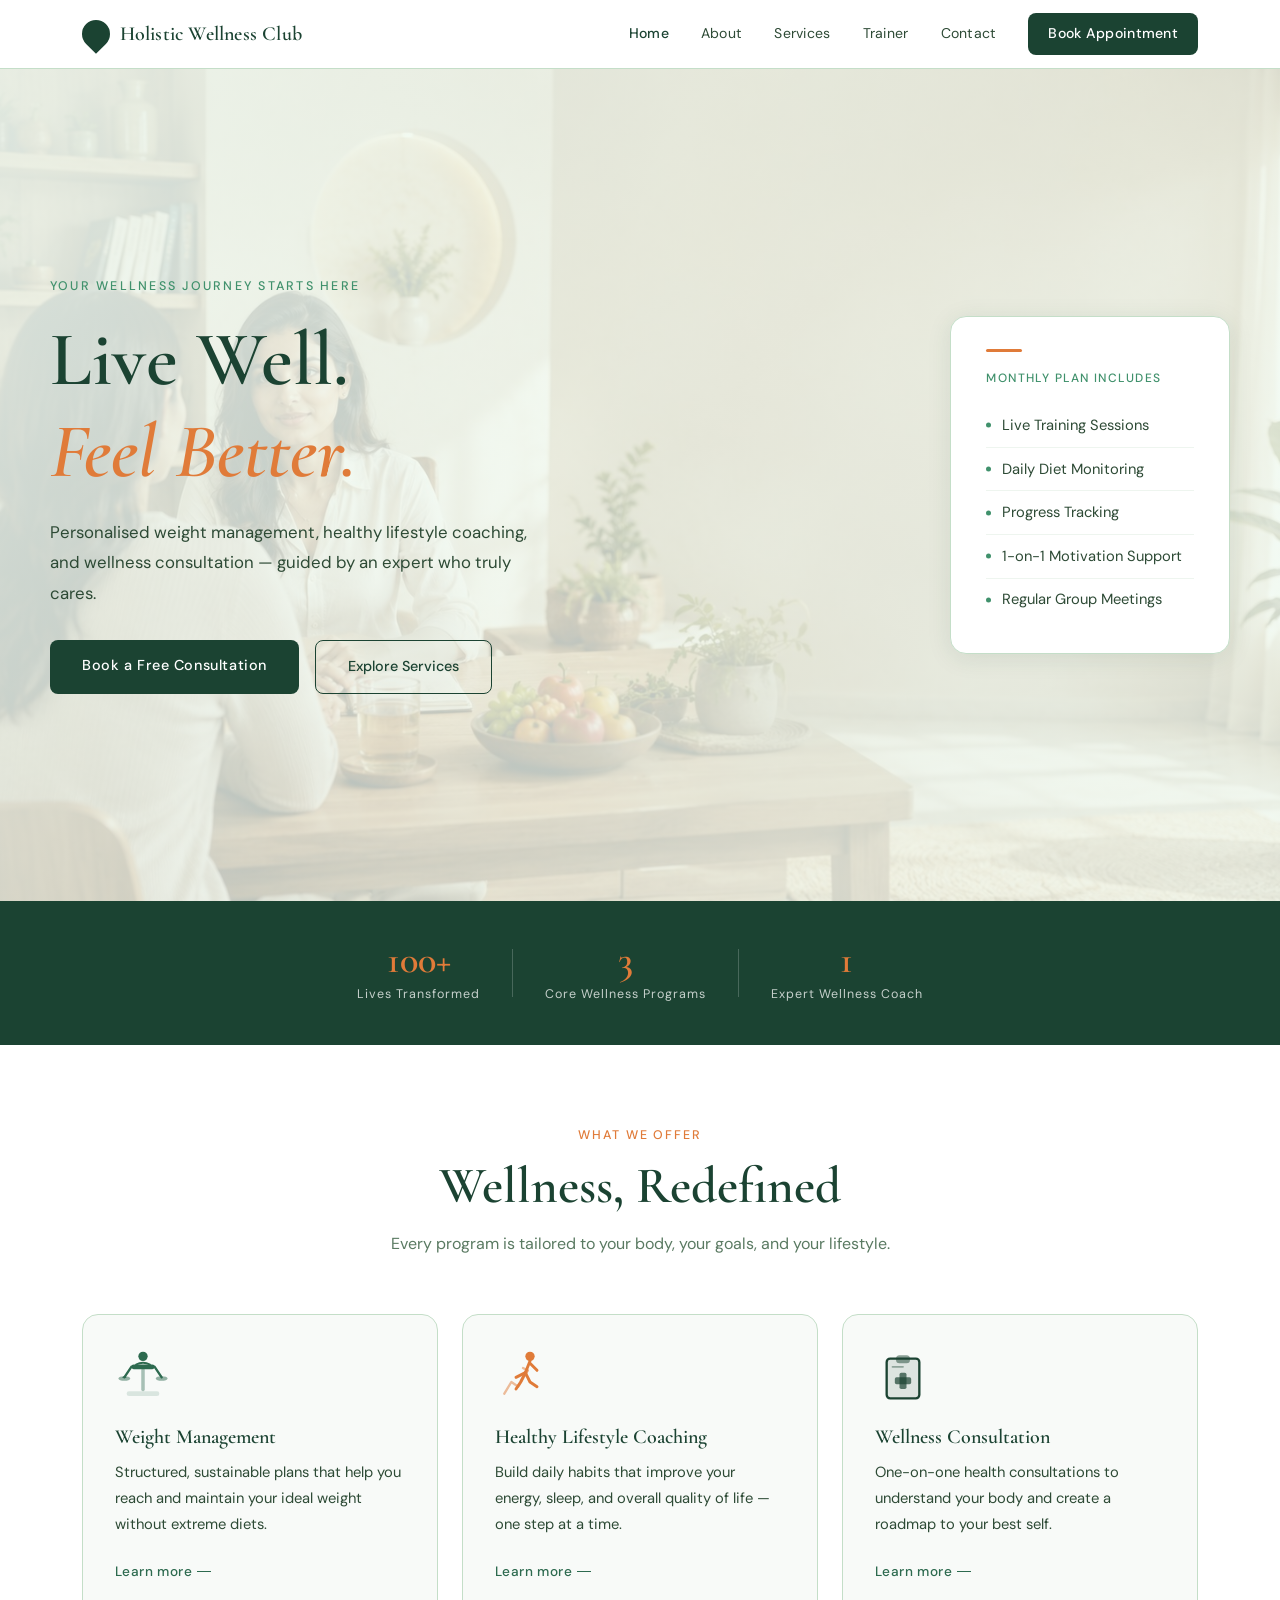
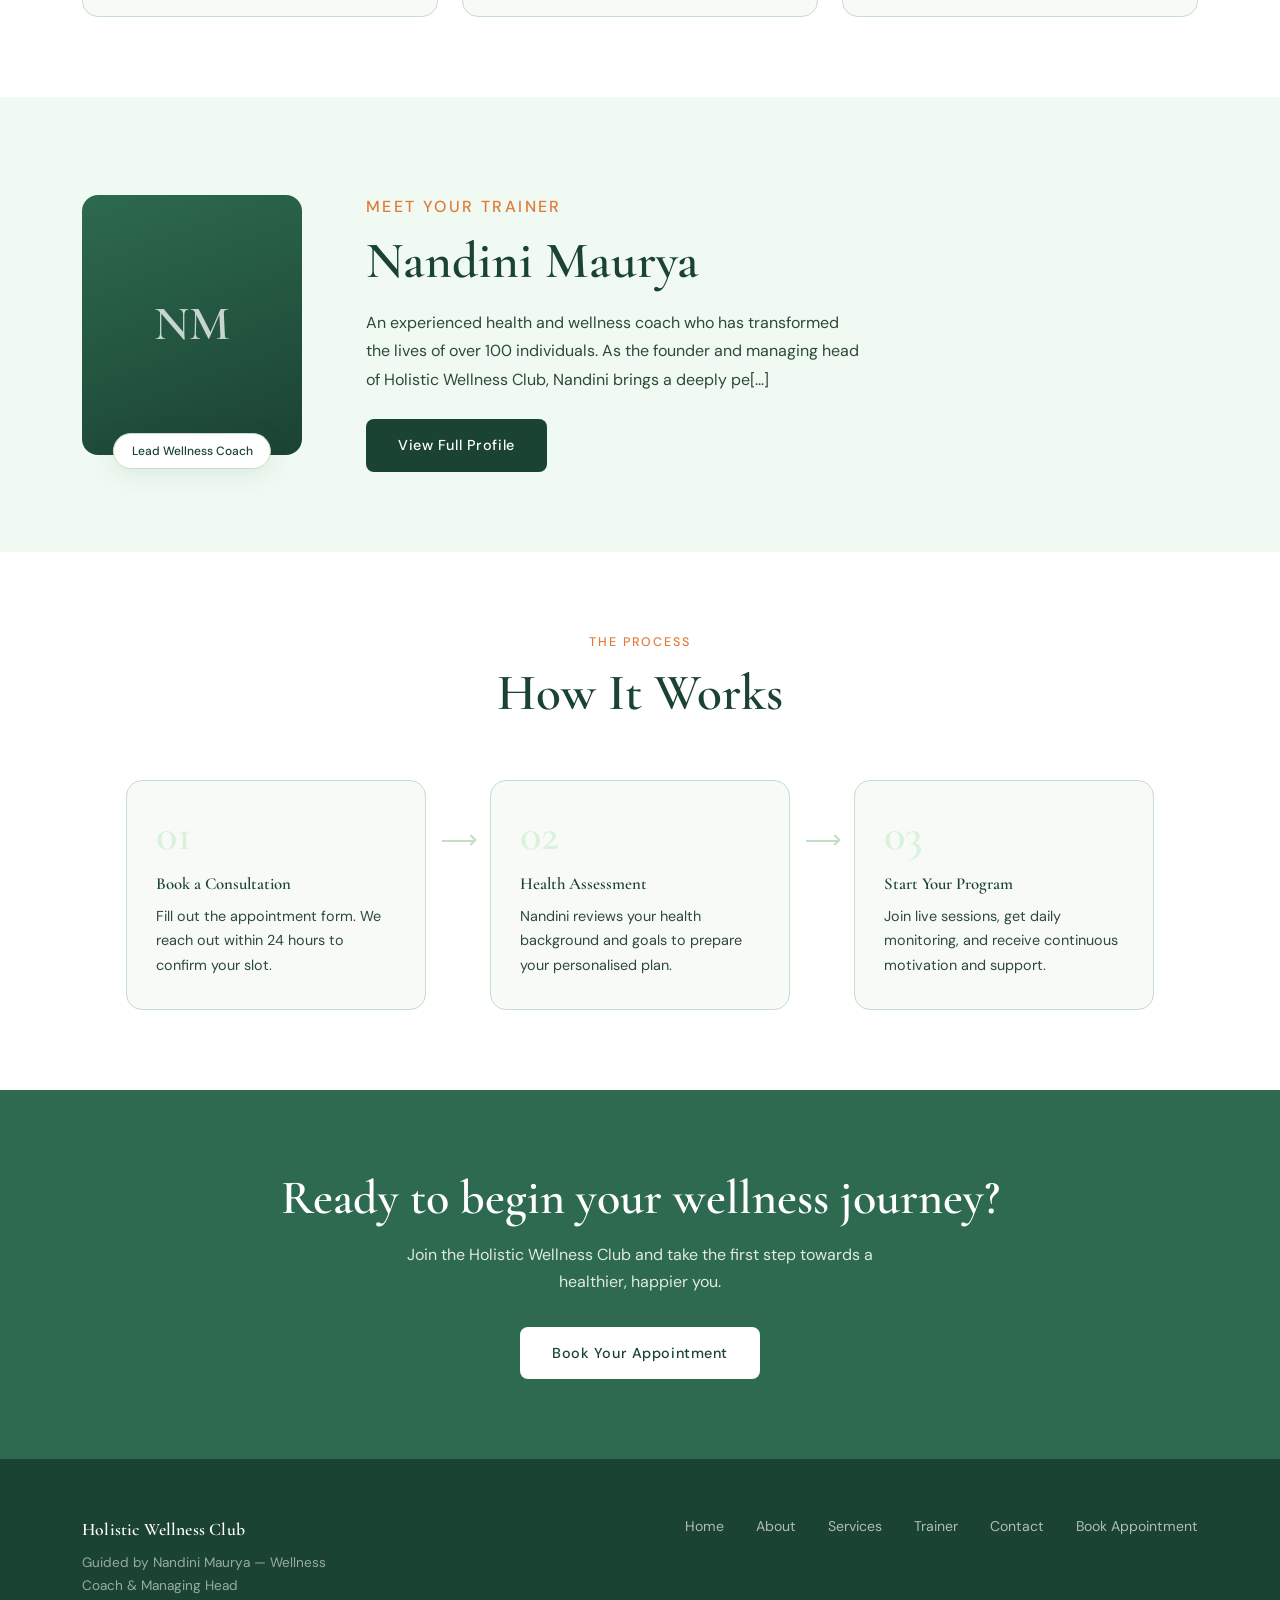
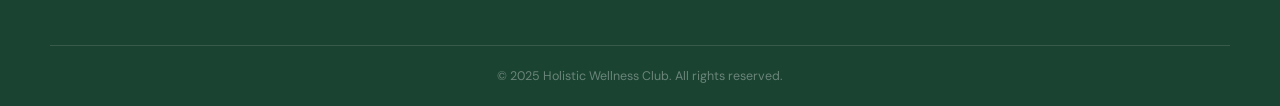
<file: index.html>
<!DOCTYPE html>
<html lang="en">
<head>
  <meta charset="UTF-8" />
  <meta name="viewport" content="width=device-width, initial-scale=1.0"/>
  <title>Holistic Wellness Club</title>
  <link rel="stylesheet" href="style.css" />
  <link href="https://fonts.googleapis.com/css2?family=Cormorant+Garamond:ital,wght@0,400;0,600;1,400&family=DM+Sans:wght@300;400;500&display=swap" rel="stylesheet"/>
</head>
<body>

  <!-- ANNOUNCEMENT BAR -->
  <!-- TO ENABLE: change ANNOUNCEMENT_ACTIVE to true in script.js -->
  <div id="announcement-bar" class="announcement-bar hidden">
    <p id="announcement-text"></p>
    <button class="announcement-close" id="announcement-close" aria-label="Close">&times;</button>
  </div>

  <!-- NAVBAR -->
  <header class="navbar" id="navbar">
    <div class="nav-inner">
      <a href="index.html" class="logo">
        <span class="logo-leaf"></span>
        <span class="logo-text">Holistic Wellness Club</span>
      </a>
      <nav class="nav-links">
        <a href="index.html" class="active">Home</a>
        <a href="about.html">About</a>
        <a href="services.html">Services</a>
        <a href="trainer.html">Trainer</a>
        <a href="contact.html">Contact</a>
        <a href="book.html" class="nav-cta">Book Appointment</a>
      </nav>
      <button class="hamburger" id="hamburger" aria-label="Menu">
        <span></span><span></span><span></span>
      </button>
    </div>
    <!-- Mobile menu -->
    <div class="mobile-menu" id="mobile-menu">
      <a href="index.html">Home</a>
      <a href="about.html">About</a>
      <a href="services.html">Services</a>
      <a href="trainer.html">Trainer</a>
      <a href="contact.html">Contact</a>
      <a href="book.html" class="nav-cta">Book Appointment</a>
    </div>
  </header>

  <main>

    <!-- HERO WITH BANNER IMAGE -->
    <section class="hero">
      <!-- Background gradient -->
      <div class="hero-bg"></div>
      
      <!-- Hero banner image (responsive) -->
      <picture class="hero-banner">
        <source media="(max-width: 900px)" srcset="hero2.jpg" alt="Holistic Wellness Club banner for mobile">
        <img src="hero1.jpg" alt="Holistic Wellness Club banner" class="hero-banner-img">
      </picture>

      <!-- Hero content overlay -->
      <div class="hero-content-wrapper">
        <div class="hero-content fade-in">
          <p class="hero-eyebrow">Your wellness journey starts here</p>
          <h1 class="hero-title">Live Well.<br/><em>Feel Better.</em></h1>
          <p class="hero-subtitle">Personalised weight management, healthy lifestyle coaching, and wellness consultation — guided by an expert who truly cares.</p>
          <div class="hero-actions">
            <a href="book.html" class="btn-primary">Book a Free Consultation</a>
            <a href="services.html" class="btn-ghost">Explore Services</a>
          </div>
        </div>
        <div class="hero-visual fade-in-delay">
          <div class="hero-card">
            <div class="hero-card-line"></div>
            <p class="hero-card-label">Monthly Plan Includes</p>
            <ul class="hero-card-list">
              <li>Live Training Sessions</li>
              <li>Daily Diet Monitoring</li>
              <li>Progress Tracking</li>
              <li>1-on-1 Motivation Support</li>
              <li>Regular Group Meetings</li>
            </ul>
          </div>
        </div>
      </div>
    </section>

    <!-- HIGHLIGHT STRIP -->
    <section class="highlight-strip">
      <div class="strip-inner">
        <div class="strip-item">
          <span class="strip-number">100+</span>
          <span class="strip-label">Lives Transformed</span>
        </div>
        <div class="strip-divider"></div>
        <div class="strip-item">
          <span class="strip-number">3</span>
          <span class="strip-label">Core Wellness Programs</span>
        </div>
        <div class="strip-divider"></div>
        <div class="strip-item">
          <span class="strip-number">1</span>
          <span class="strip-label">Expert Wellness Coach</span>
        </div>
      </div>
    </section>

    <!-- SERVICES OVERVIEW -->
    <section class="services-overview section-pad">
      <div class="container">
        <div class="section-header">
          <p class="section-eyebrow">What We Offer</p>
          <h2 class="section-title">Wellness, Redefined</h2>
          <p class="section-sub">Every program is tailored to your body, your goals, and your lifestyle.</p>
        </div>
        <div class="services-grid">
          <div class="service-card">
            <div class="service-icon-wrap">
              <svg class="service-icon-svg s1" viewBox="0 0 48 48" fill="none" xmlns="http://www.w3.org/2000/svg">
                <!-- Scale base -->
                <rect x="10" y="38" width="28" height="4" rx="2" fill="currentColor" opacity="0.15"/>
                <!-- Scale pole -->
                <rect x="22.5" y="18" width="3" height="20" rx="1.5" fill="currentColor" opacity="0.4"/>
                <!-- Scale platform top -->
                <rect x="14" y="15" width="20" height="4" rx="2" fill="currentColor"/>
                <!-- Left pan arm -->
                <line x1="14" y1="17" x2="8" y2="26" stroke="currentColor" stroke-width="2" stroke-linecap="round"/>
                <!-- Right pan arm -->
                <line x1="34" y1="17" x2="40" y2="26" stroke="currentColor" stroke-width="2" stroke-linecap="round"/>
                <!-- Left pan -->
                <ellipse cx="8" cy="27" rx="5" ry="2" fill="currentColor" opacity="0.5"/>
                <!-- Right pan -->
                <ellipse cx="40" cy="27" rx="5" ry="2" fill="currentColor" opacity="0.5"/>
                <!-- Leaf on left pan -->
                <path d="M6 26.5 Q8 23 10 26.5" fill="currentColor" opacity="0.8"/>
                <!-- Person silhouette -->
                <circle cx="24" cy="8" r="4" fill="currentColor"/>
                <path d="M18 15 Q24 12 30 15" stroke="currentColor" stroke-width="1.5" fill="none" stroke-linecap="round"/>
              </svg>
            </div>
            <h3>Weight Management</h3>
            <p>Structured, sustainable plans that help you reach and maintain your ideal weight without extreme diets.</p>
            <a href="services.html" class="card-link">Learn more</a>
          </div>
          <div class="service-card">
            <div class="service-icon-wrap">
              <svg class="service-icon-svg s2" viewBox="0 0 48 48" fill="none" xmlns="http://www.w3.org/2000/svg">
                <!-- Person running -->
                <circle cx="30" cy="8" r="4" fill="currentColor"/>
                <!-- Body -->
                <path d="M30 12 L26 22 L18 26" stroke="currentColor" stroke-width="2.5" stroke-linecap="round" stroke-linejoin="round" fill="none"/>
                <!-- Legs -->
                <path d="M26 22 L22 30 L18 36" stroke="currentColor" stroke-width="2.5" stroke-linecap="round" stroke-linejoin="round" fill="none"/>
                <path d="M26 22 L30 30 L36 34" stroke="currentColor" stroke-width="2.5" stroke-linecap="round" stroke-linejoin="round" fill="none"/>
                <!-- Arms -->
                <path d="M30 14 L36 20" stroke="currentColor" stroke-width="2.5" stroke-linecap="round" fill="none"/>
                <!-- Growth arrow -->
                <path d="M8 40 L14 30 L20 34 L28 20" stroke="currentColor" stroke-width="2" stroke-linecap="round" stroke-linejoin="round" fill="none" opacity="0.5"/>
                <polyline points="24,18 28,20 26,24" stroke="currentColor" stroke-width="2" stroke-linecap="round" stroke-linejoin="round" opacity="0.5"/>
              </svg>
            </div>
            <h3>Healthy Lifestyle Coaching</h3>
            <p>Build daily habits that improve your energy, sleep, and overall quality of life — one step at a time.</p>
            <a href="services.html" class="card-link">Learn more</a>
          </div>
          <div class="service-card">
            <div class="service-icon-wrap">
              <svg class="service-icon-svg s3" viewBox="0 0 48 48" fill="none" xmlns="http://www.w3.org/2000/svg">
                <!-- Clipboard body -->
                <rect x="10" y="10" width="28" height="34" rx="3" fill="currentColor" opacity="0.12"/>
                <rect x="10" y="10" width="28" height="34" rx="3" stroke="currentColor" stroke-width="2" fill="none"/>
                <!-- Clipboard top clip -->
                <rect x="18" y="7" width="12" height="7" rx="3" fill="currentColor" opacity="0.5"/>
                <!-- Medical cross -->
                <rect x="21" y="22" width="6" height="14" rx="1.5" fill="currentColor" opacity="0.7"/>
                <rect x="17" y="26" width="14" height="6" rx="1.5" fill="currentColor" opacity="0.7"/>
                <!-- Lines on clipboard -->
                <line x1="15" y1="17" x2="24" y2="17" stroke="currentColor" stroke-width="1.5" stroke-linecap="round" opacity="0.4"/>
              </svg>
            </div>
            <h3>Wellness Consultation</h3>
            <p>One-on-one health consultations to understand your body and create a roadmap to your best self.</p>
            <a href="services.html" class="card-link">Learn more</a>
          </div>
        </div>
      </div>
    </section>

    <!-- TRAINER PREVIEW -->
    <section class="trainer-preview section-pad">
      <div class="container trainer-flex">
        <div class="trainer-image-wrap">
          <div class="trainer-image-placeholder">
            <span>NM</span>
          </div>
          <div class="trainer-badge">Lead Wellness Coach</div>
        </div>
        <div class="trainer-text">
          <p class="section-eyebrow">Meet Your Trainer</p>
          <h2 class="section-title">Nandini Maurya</h2>
          <p>An experienced health and wellness coach who has transformed the lives of over 100 individuals. As the founder and managing head of Holistic Wellness Club, Nandini brings a deeply pe[...]
          <a href="trainer.html" class="btn-primary" style="margin-top:1.5rem;display:inline-block;">View Full Profile</a>
        </div>
      </div>
    </section>

    <!-- HOW IT WORKS -->
    <section class="how-it-works section-pad">
      <div class="container">
        <div class="section-header">
          <p class="section-eyebrow">The Process</p>
          <h2 class="section-title">How It Works</h2>
        </div>
        <div class="steps-grid">
          <div class="step">
            <div class="step-num">01</div>
            <h4>Book a Consultation</h4>
            <p>Fill out the appointment form. We reach out within 24 hours to confirm your slot.</p>
          </div>
          <div class="step-arrow"></div>
          <div class="step">
            <div class="step-num">02</div>
            <h4>Health Assessment</h4>
            <p>Nandini reviews your health background and goals to prepare your personalised plan.</p>
          </div>
          <div class="step-arrow"></div>
          <div class="step">
            <div class="step-num">03</div>
            <h4>Start Your Program</h4>
            <p>Join live sessions, get daily monitoring, and receive continuous motivation and support.</p>
          </div>
        </div>
      </div>
    </section>

    <!-- CTA BANNER -->
    <section class="cta-banner">
      <div class="container">
        <h2>Ready to begin your wellness journey?</h2>
        <p>Join the Holistic Wellness Club and take the first step towards a healthier, happier you.</p>
        <a href="book.html" class="btn-primary">Book Your Appointment</a>
      </div>
    </section>

  </main>

  <!-- FOOTER -->
  <footer class="footer">
    <div class="container footer-inner">
      <div class="footer-brand">
        <span class="logo-text">Holistic Wellness Club</span>
        <p>Guided by Nandini Maurya — Wellness Coach & Managing Head</p>
      </div>
      <div class="footer-links">
        <a href="index.html">Home</a>
        <a href="about.html">About</a>
        <a href="services.html">Services</a>
        <a href="trainer.html">Trainer</a>
        <a href="contact.html">Contact</a>
        <a href="book.html">Book Appointment</a>
      </div>
    </div>
    <div class="footer-bottom">
      <p>© 2025 Holistic Wellness Club. All rights reserved.</p>
    </div>
  </footer>

  <script src="script.js"></script>
</body>
</html>
</file>
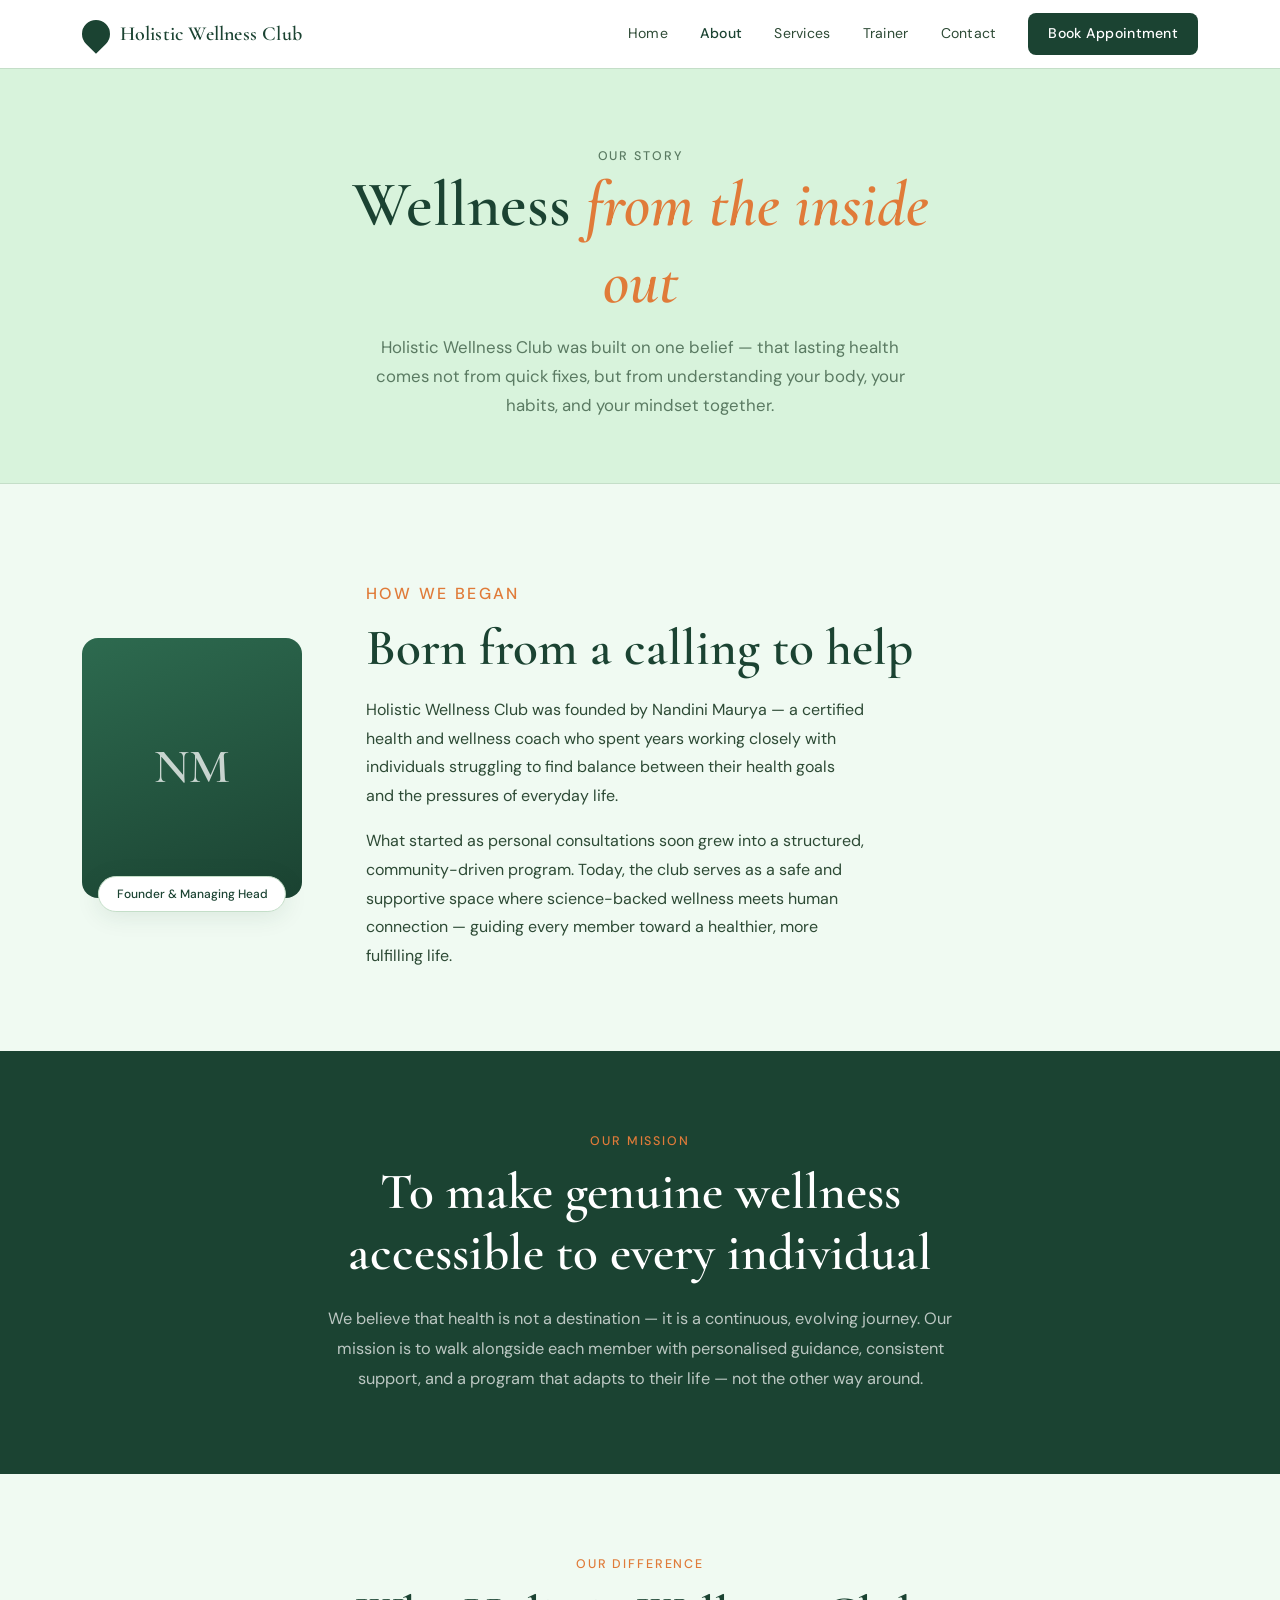
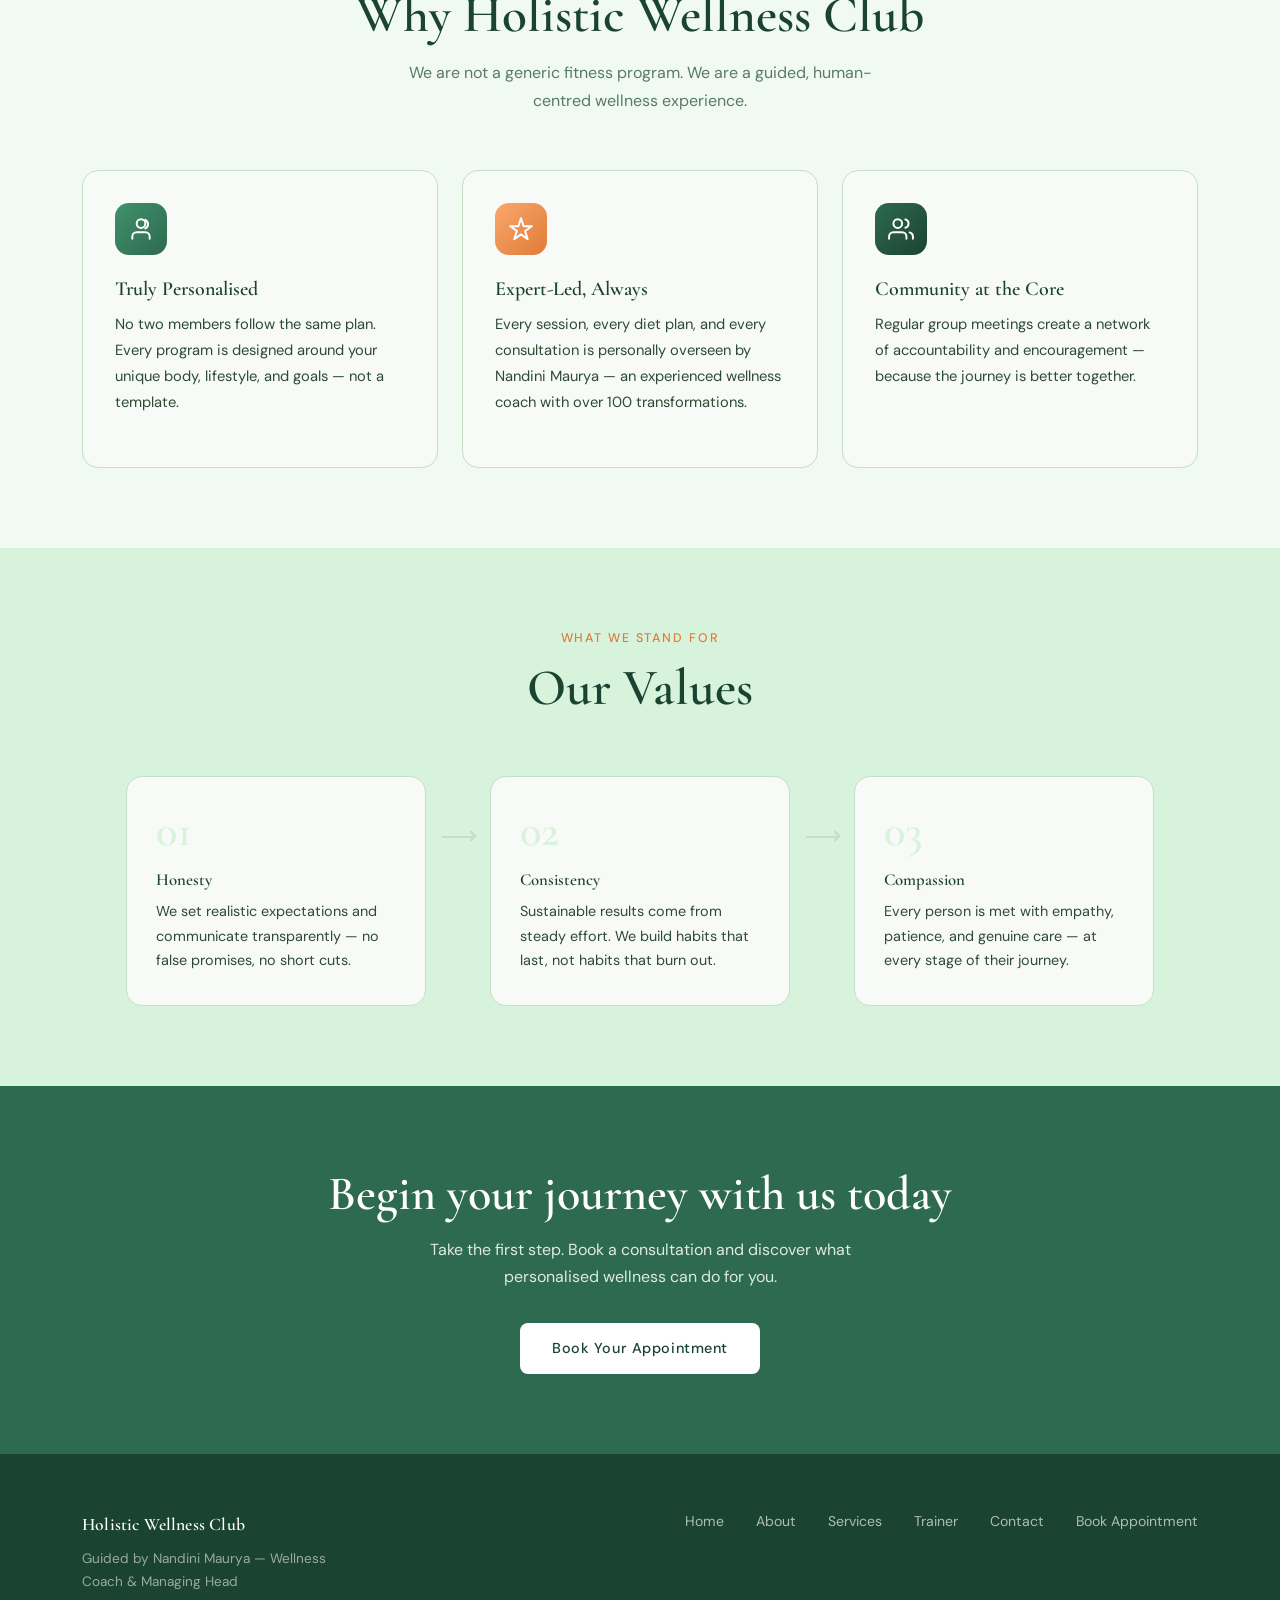
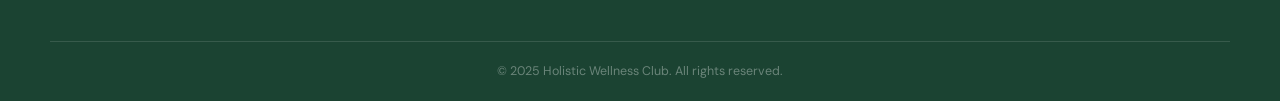
<file: about-1.html>
<!DOCTYPE html>
<html lang="en">
<head>
  <meta charset="UTF-8" />
  <meta name="viewport" content="width=device-width, initial-scale=1.0"/>
  <title>About — Holistic Wellness Club</title>
  <link rel="stylesheet" href="style.css" />
  <link href="https://fonts.googleapis.com/css2?family=Cormorant+Garamond:ital,wght@0,400;0,600;1,400&family=DM+Sans:wght@300;400;500&display=swap" rel="stylesheet"/>
</head>
<body>

  <!-- ANNOUNCEMENT BAR -->
  <!-- TO ENABLE: change ANNOUNCEMENT_ACTIVE to true in script.js -->
  <div id="announcement-bar" class="announcement-bar hidden">
    <p id="announcement-text"></p>
    <button class="announcement-close" id="announcement-close" aria-label="Close">&times;</button>
  </div>

  <!-- NAVBAR -->
  <header class="navbar" id="navbar">
    <div class="nav-inner">
      <a href="index.html" class="logo">
        <span class="logo-leaf"></span>
        <span class="logo-text">Holistic Wellness Club</span>
      </a>
      <nav class="nav-links">
        <a href="index.html">Home</a>
        <a href="about.html" class="active">About</a>
        <a href="services.html">Services</a>
        <a href="trainer.html">Trainer</a>
        <a href="contact.html">Contact</a>
        <a href="book.html" class="nav-cta">Book Appointment</a>
      </nav>
      <button class="hamburger" id="hamburger" aria-label="Menu">
        <span></span><span></span><span></span>
      </button>
    </div>
    <div class="mobile-menu" id="mobile-menu">
      <a href="index.html">Home</a>
      <a href="about.html">About</a>
      <a href="services.html">Services</a>
      <a href="trainer.html">Trainer</a>
      <a href="contact.html">Contact</a>
      <a href="book.html" class="nav-cta">Book Appointment</a>
    </div>
  </header>

  <main>

    <!-- PAGE HERO -->
    <section class="page-hero section-pad" style="background: var(--cream-dark); border-bottom: 1px solid var(--mist);">
      <div class="container" style="text-align: center; max-width: 680px;">
        <p class="section-eyebrow fade-in">Our Story</p>
        <h1 class="section-title fade-in" style="font-size: clamp(2.4rem, 5vw, 4rem);">Wellness <em>from the inside out</em></h1>
        <p class="section-sub fade-in-delay" style="font-size: 1.05rem; max-width: 560px; margin: 0 auto;">Holistic Wellness Club was built on one belief — that lasting health comes not from quick fixes, but from understanding your body, your habits, and your mindset together.</p>
      </div>
    </section>

    <!-- CLUB STORY -->
    <section class="section-pad" style="background: var(--cream);">
      <div class="container">
        <div class="trainer-flex">
          <div class="trainer-image-wrap">
            <div class="trainer-image-placeholder">
              <span>NM</span>
            </div>
            <div class="trainer-badge">Founder & Managing Head</div>
          </div>
          <div class="trainer-text">
            <p class="section-eyebrow">How We Began</p>
            <h2 class="section-title">Born from a calling to help</h2>
            <p>Holistic Wellness Club was founded by Nandini Maurya — a certified health and wellness coach who spent years working closely with individuals struggling to find balance between their health goals and the pressures of everyday life.</p>
            <p style="margin-top: 1rem;">What started as personal consultations soon grew into a structured, community-driven program. Today, the club serves as a safe and supportive space where science-backed wellness meets human connection — guiding every member toward a healthier, more fulfilling life.</p>
          </div>
        </div>
      </div>
    </section>

    <!-- MISSION -->
    <section class="section-pad" style="background: var(--bark);">
      <div class="container" style="text-align: center; max-width: 700px;">
        <p class="section-eyebrow" style="color: var(--terracotta);">Our Mission</p>
        <h2 style="color: var(--white); margin-bottom: 1.2rem;">To make genuine wellness accessible to every individual</h2>
        <p style="color: rgba(255,255,255,0.7); font-size: 1.02rem; line-height: 1.85;">We believe that health is not a destination — it is a continuous, evolving journey. Our mission is to walk alongside each member with personalised guidance, consistent support, and a program that adapts to their life — not the other way around.</p>
      </div>
    </section>

    <!-- WHAT MAKES US DIFFERENT -->
    <section class="section-pad" style="background: var(--cream);">
      <div class="container">
        <div class="section-header">
          <p class="section-eyebrow">Our Difference</p>
          <h2 class="section-title">Why Holistic Wellness Club</h2>
          <p class="section-sub">We are not a generic fitness program. We are a guided, human-centred wellness experience.</p>
        </div>
        <div class="services-grid">
          <div class="service-card">
            <div class="service-icon-wrap">
              <div class="service-icon s1">
                <svg viewBox="0 0 24 24" fill="none" stroke-width="1.8" stroke-linecap="round" stroke-linejoin="round" xmlns="http://www.w3.org/2000/svg">
                  <path d="M20 21v-2a4 4 0 0 0-4-4H8a4 4 0 0 0-4 4v2"/>
                  <circle cx="12" cy="7" r="4"/>
                  <path d="M16 3.5c1.5.8 2.5 2.3 2.5 4s-1 3.2-2.5 4"/>
                </svg>
              </div>
            </div>
            <h3>Truly Personalised</h3>
            <p>No two members follow the same plan. Every program is designed around your unique body, lifestyle, and goals — not a template.</p>
          </div>
          <div class="service-card">
            <div class="service-icon-wrap">
              <div class="service-icon s2">
                <svg viewBox="0 0 24 24" fill="none" stroke-width="1.8" stroke-linecap="round" stroke-linejoin="round" xmlns="http://www.w3.org/2000/svg">
                  <path d="M12 2l2.4 7.4H22l-6.2 4.5 2.4 7.4L12 17l-6.2 4.3 2.4-7.4L2 9.4h7.6z"/>
                </svg>
              </div>
            </div>
            <h3>Expert-Led, Always</h3>
            <p>Every session, every diet plan, and every consultation is personally overseen by Nandini Maurya — an experienced wellness coach with over 100 transformations.</p>
          </div>
          <div class="service-card">
            <div class="service-icon-wrap">
              <div class="service-icon s3">
                <svg viewBox="0 0 24 24" fill="none" stroke-width="1.8" stroke-linecap="round" stroke-linejoin="round" xmlns="http://www.w3.org/2000/svg">
                  <path d="M17 21v-2a4 4 0 0 0-4-4H5a4 4 0 0 0-4 4v2"/>
                  <circle cx="9" cy="7" r="4"/>
                  <path d="M23 21v-2a4 4 0 0 0-3-3.87"/>
                  <path d="M16 3.13a4 4 0 0 1 0 7.75"/>
                </svg>
              </div>
            </div>
            <h3>Community at the Core</h3>
            <p>Regular group meetings create a network of accountability and encouragement — because the journey is better together.</p>
          </div>
        </div>
      </div>
    </section>

    <!-- VALUES -->
    <section class="section-pad" style="background: var(--cream-dark);">
      <div class="container">
        <div class="section-header">
          <p class="section-eyebrow">What We Stand For</p>
          <h2 class="section-title">Our Values</h2>
        </div>
        <div class="steps-grid">
          <div class="step">
            <div class="step-num">01</div>
            <h4>Honesty</h4>
            <p>We set realistic expectations and communicate transparently — no false promises, no short cuts.</p>
          </div>
          <div class="step-arrow"></div>
          <div class="step">
            <div class="step-num">02</div>
            <h4>Consistency</h4>
            <p>Sustainable results come from steady effort. We build habits that last, not habits that burn out.</p>
          </div>
          <div class="step-arrow"></div>
          <div class="step">
            <div class="step-num">03</div>
            <h4>Compassion</h4>
            <p>Every person is met with empathy, patience, and genuine care — at every stage of their journey.</p>
          </div>
        </div>
      </div>
    </section>

    <!-- CTA BANNER -->
    <section class="cta-banner">
      <div class="container">
        <h2>Begin your journey with us today</h2>
        <p>Take the first step. Book a consultation and discover what personalised wellness can do for you.</p>
        <a href="book.html" class="btn-primary">Book Your Appointment</a>
      </div>
    </section>

  </main>

  <!-- FOOTER -->
  <footer class="footer">
    <div class="container footer-inner">
      <div class="footer-brand">
        <span class="logo-text">Holistic Wellness Club</span>
        <p>Guided by Nandini Maurya — Wellness Coach & Managing Head</p>
      </div>
      <div class="footer-links">
        <a href="index.html">Home</a>
        <a href="about.html">About</a>
        <a href="services.html">Services</a>
        <a href="trainer.html">Trainer</a>
        <a href="contact.html">Contact</a>
        <a href="book.html">Book Appointment</a>
      </div>
    </div>
    <div class="footer-bottom">
      <p>© 2025 Holistic Wellness Club. All rights reserved.</p>
    </div>
  </footer>

  <script src="script.js"></script>
</body>
</html>
</file>
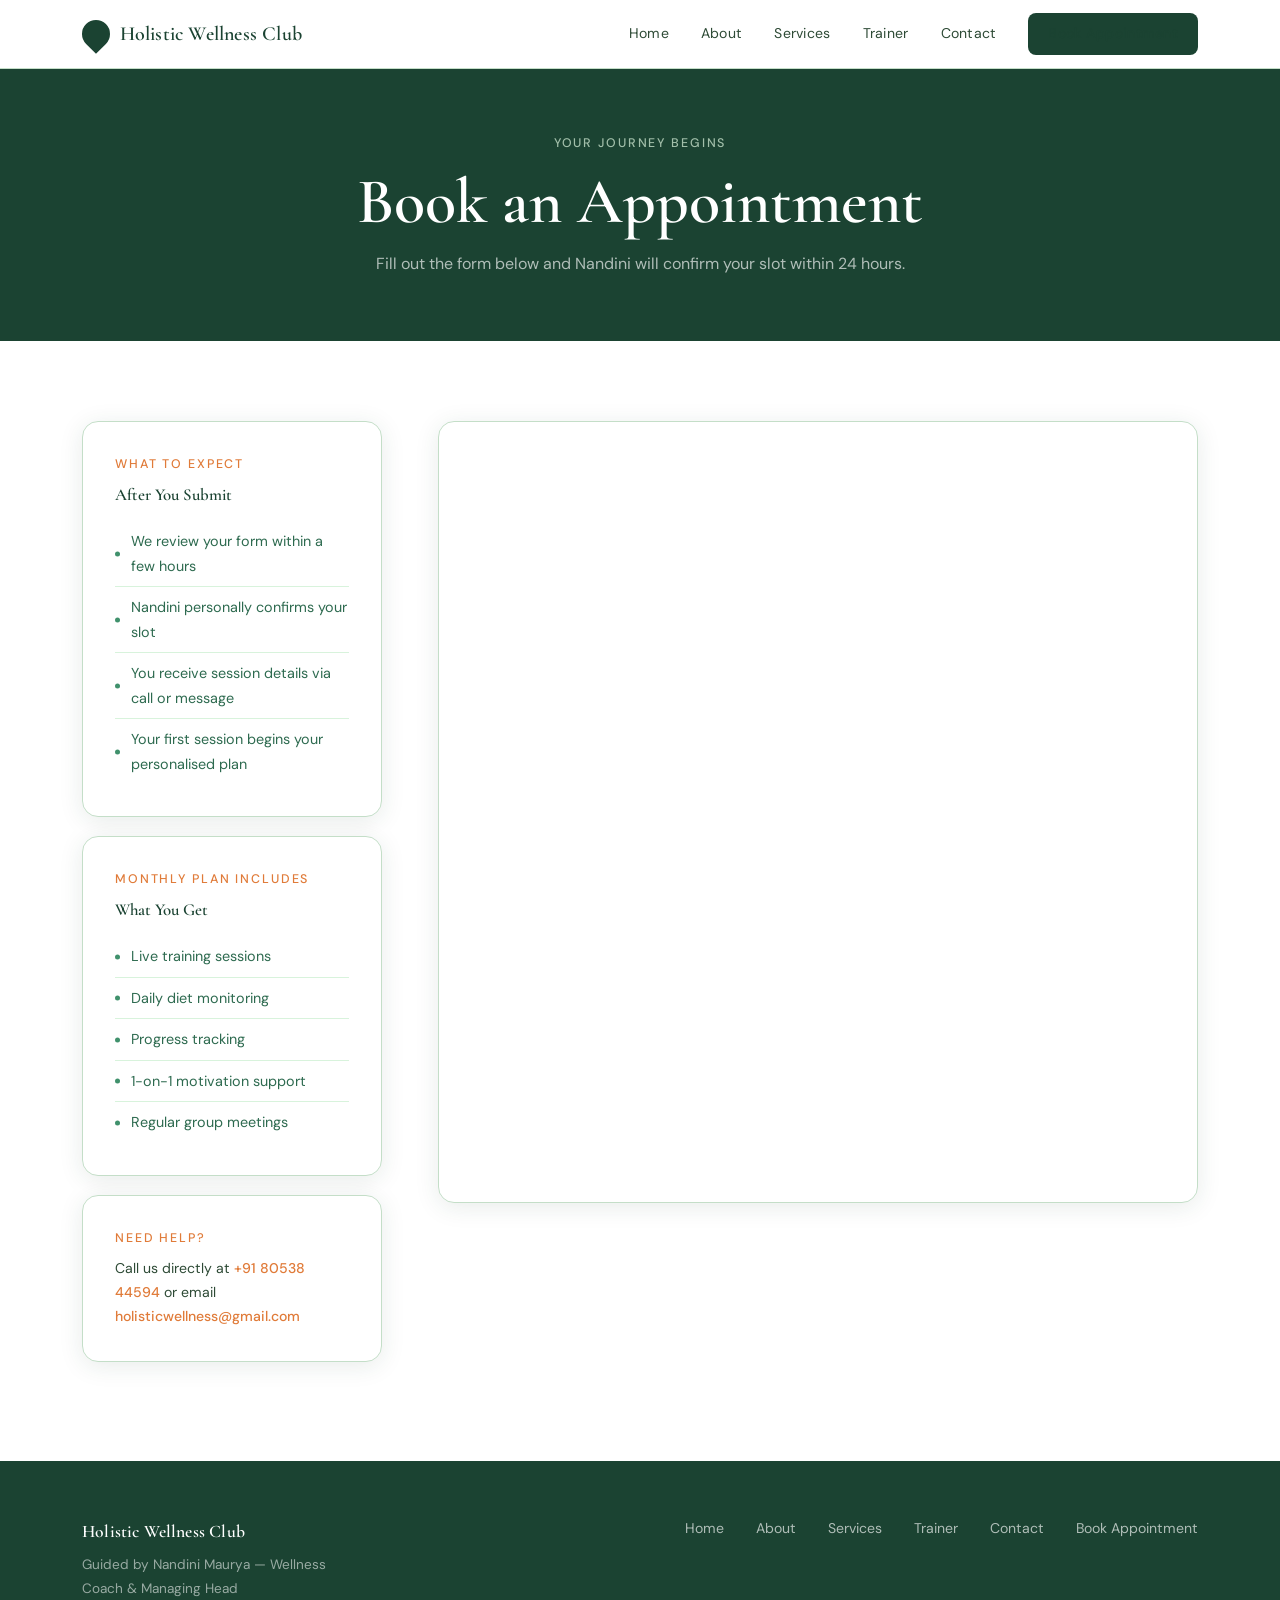
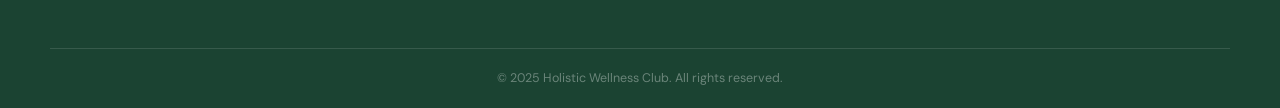
<file: book-1.html>
<!DOCTYPE html>
<html lang="en">
<head>
  <meta charset="UTF-8" />
  <meta name="viewport" content="width=device-width, initial-scale=1.0"/>
  <title>Book Appointment — Holistic Wellness Club</title>
  <link rel="stylesheet" href="style.css" />
  <link href="https://fonts.googleapis.com/css2?family=Cormorant+Garamond:ital,wght@0,400;0,600;1,400&family=DM+Sans:wght@300;400;500&display=swap" rel="stylesheet"/>
  <style>
    /* Book page only */
    .book-layout {
      display: grid;
      grid-template-columns: 300px 1fr;
      gap: 3.5rem;
      align-items: start;
    }
    .book-sidebar {
      position: sticky;
      top: 88px;
    }
    .book-info-card {
      background: var(--white);
      border: 1px solid var(--mist);
      border-radius: var(--radius-lg);
      padding: 2rem;
      box-shadow: var(--shadow);
      margin-bottom: 1.2rem;
    }
    .book-info-card h4 {
      font-size: 1.05rem;
      margin-bottom: 1rem;
    }
    .book-info-card ul li {
      font-size: 0.9rem;
      color: var(--bark-mid);
      padding: 0.5rem 0;
      border-bottom: 1px solid var(--cream-dark);
      padding-left: 1rem;
      position: relative;
    }
    .book-info-card ul li::before {
      content: '';
      position: absolute;
      left: 0;
      top: 50%;
      transform: translateY(-50%);
      width: 5px;
      height: 5px;
      background: var(--sage);
      border-radius: 50%;
    }
    .book-info-card ul li:last-child { border-bottom: none; }
    .form-iframe-wrap {
      background: var(--white);
      border: 1px solid var(--mist);
      border-radius: var(--radius-lg);
      overflow: hidden;
      box-shadow: var(--shadow);
    }
    .form-iframe-wrap iframe {
      display: block;
      width: 100%;
      border: none;
      min-height: 780px;
    }
    @media (max-width: 860px) {
      .book-layout { grid-template-columns: 1fr; }
      .book-sidebar { position: static; }
    }
  </style>
</head>
<body>

  <!-- ANNOUNCEMENT BAR -->
  <div id="announcement-bar" class="announcement-bar hidden">
    <p id="announcement-text"></p>
    <button class="announcement-close" id="announcement-close" aria-label="Close">&times;</button>
  </div>

  <!-- NAVBAR -->
  <header class="navbar" id="navbar">
    <div class="nav-inner">
      <a href="index.html" class="logo">
        <span class="logo-leaf"></span>
        <span class="logo-text">Holistic Wellness Club</span>
      </a>
      <nav class="nav-links">
        <a href="index.html">Home</a>
        <a href="about.html">About</a>
        <a href="services.html">Services</a>
        <a href="trainer.html">Trainer</a>
        <a href="contact.html">Contact</a>
        <a href="book.html" class="nav-cta active">Book Appointment</a>
      </nav>
      <button class="hamburger" id="hamburger" aria-label="Menu">
        <span></span><span></span><span></span>
      </button>
    </div>
    <div class="mobile-menu" id="mobile-menu">
      <a href="index.html">Home</a>
      <a href="about.html">About</a>
      <a href="services.html">Services</a>
      <a href="trainer.html">Trainer</a>
      <a href="contact.html">Contact</a>
      <a href="book.html" class="nav-cta">Book Appointment</a>
    </div>
  </header>

  <main>

    <!-- PAGE HEADER -->
    <section class="highlight-strip" style="padding: 4rem 2rem;">
      <div class="container" style="text-align:center;">
        <p class="section-eyebrow" style="color: var(--mist); opacity:0.8;">Your Journey Begins</p>
        <h1 style="color: var(--white); font-size: clamp(2.4rem, 5vw, 4rem); margin-top:0.4rem;">Book an Appointment</h1>
        <p style="color: rgba(255,255,255,0.65); margin-top:0.6rem; font-size:1rem;">Fill out the form below and Nandini will confirm your slot within 24 hours.</p>
      </div>
    </section>

    <!-- BOOKING SECTION -->
    <section class="section-pad">
      <div class="container fade-in">
        <div class="book-layout">

          <!-- Sidebar -->
          <div class="book-sidebar">
            <div class="book-info-card">
              <p class="section-eyebrow" style="margin-bottom:0.6rem;">What to Expect</p>
              <h4>After You Submit</h4>
              <ul>
                <li>We review your form within a few hours</li>
                <li>Nandini personally confirms your slot</li>
                <li>You receive session details via call or message</li>
                <li>Your first session begins your personalised plan</li>
              </ul>
            </div>
            <div class="book-info-card">
              <p class="section-eyebrow" style="margin-bottom:0.6rem;">Monthly Plan Includes</p>
              <h4>What You Get</h4>
              <ul>
                <li>Live training sessions</li>
                <li>Daily diet monitoring</li>
                <li>Progress tracking</li>
                <li>1-on-1 motivation support</li>
                <li>Regular group meetings</li>
              </ul>
            </div>
            <div class="book-info-card">
              <p class="section-eyebrow" style="margin-bottom:0.5rem;">Need Help?</p>
              <p style="font-size:0.88rem; line-height:1.7;">Call us directly at <a href="tel:+918053844594" style="color:var(--terracotta); font-weight:500;">+91 80538 44594</a> or email <a href="mailto:holisticwellness@gmail.com" style="color:var(--terracotta); font-weight:500;">holisticwellness@gmail.com</a></p>
            </div>
          </div>

          <!-- Google Form -->
          <div class="form-iframe-wrap">
            <iframe
              src="https://docs.google.com/forms/d/e/1FAIpQLSfzhKix7ITxma3hGUvdAm6qygvQejzCKdkFL3G0GcWLNQ-_CQ/viewform?embedded=true"
              title="Book an Appointment — Holistic Wellness Club"
              loading="lazy">
              Loading form...
            </iframe>
          </div>

        </div>
      </div>
    </section>

  </main>

  <!-- FOOTER -->
  <footer class="footer">
    <div class="container footer-inner">
      <div class="footer-brand">
        <span class="logo-text">Holistic Wellness Club</span>
        <p>Guided by Nandini Maurya — Wellness Coach &amp; Managing Head</p>
      </div>
      <div class="footer-links">
        <a href="index.html">Home</a>
        <a href="about.html">About</a>
        <a href="services.html">Services</a>
        <a href="trainer.html">Trainer</a>
        <a href="contact.html">Contact</a>
        <a href="book.html">Book Appointment</a>
      </div>
    </div>
    <div class="footer-bottom">
      <p>© 2025 Holistic Wellness Club. All rights reserved.</p>
    </div>
  </footer>

  <script src="script.js"></script>
</body>
</html>
</file>
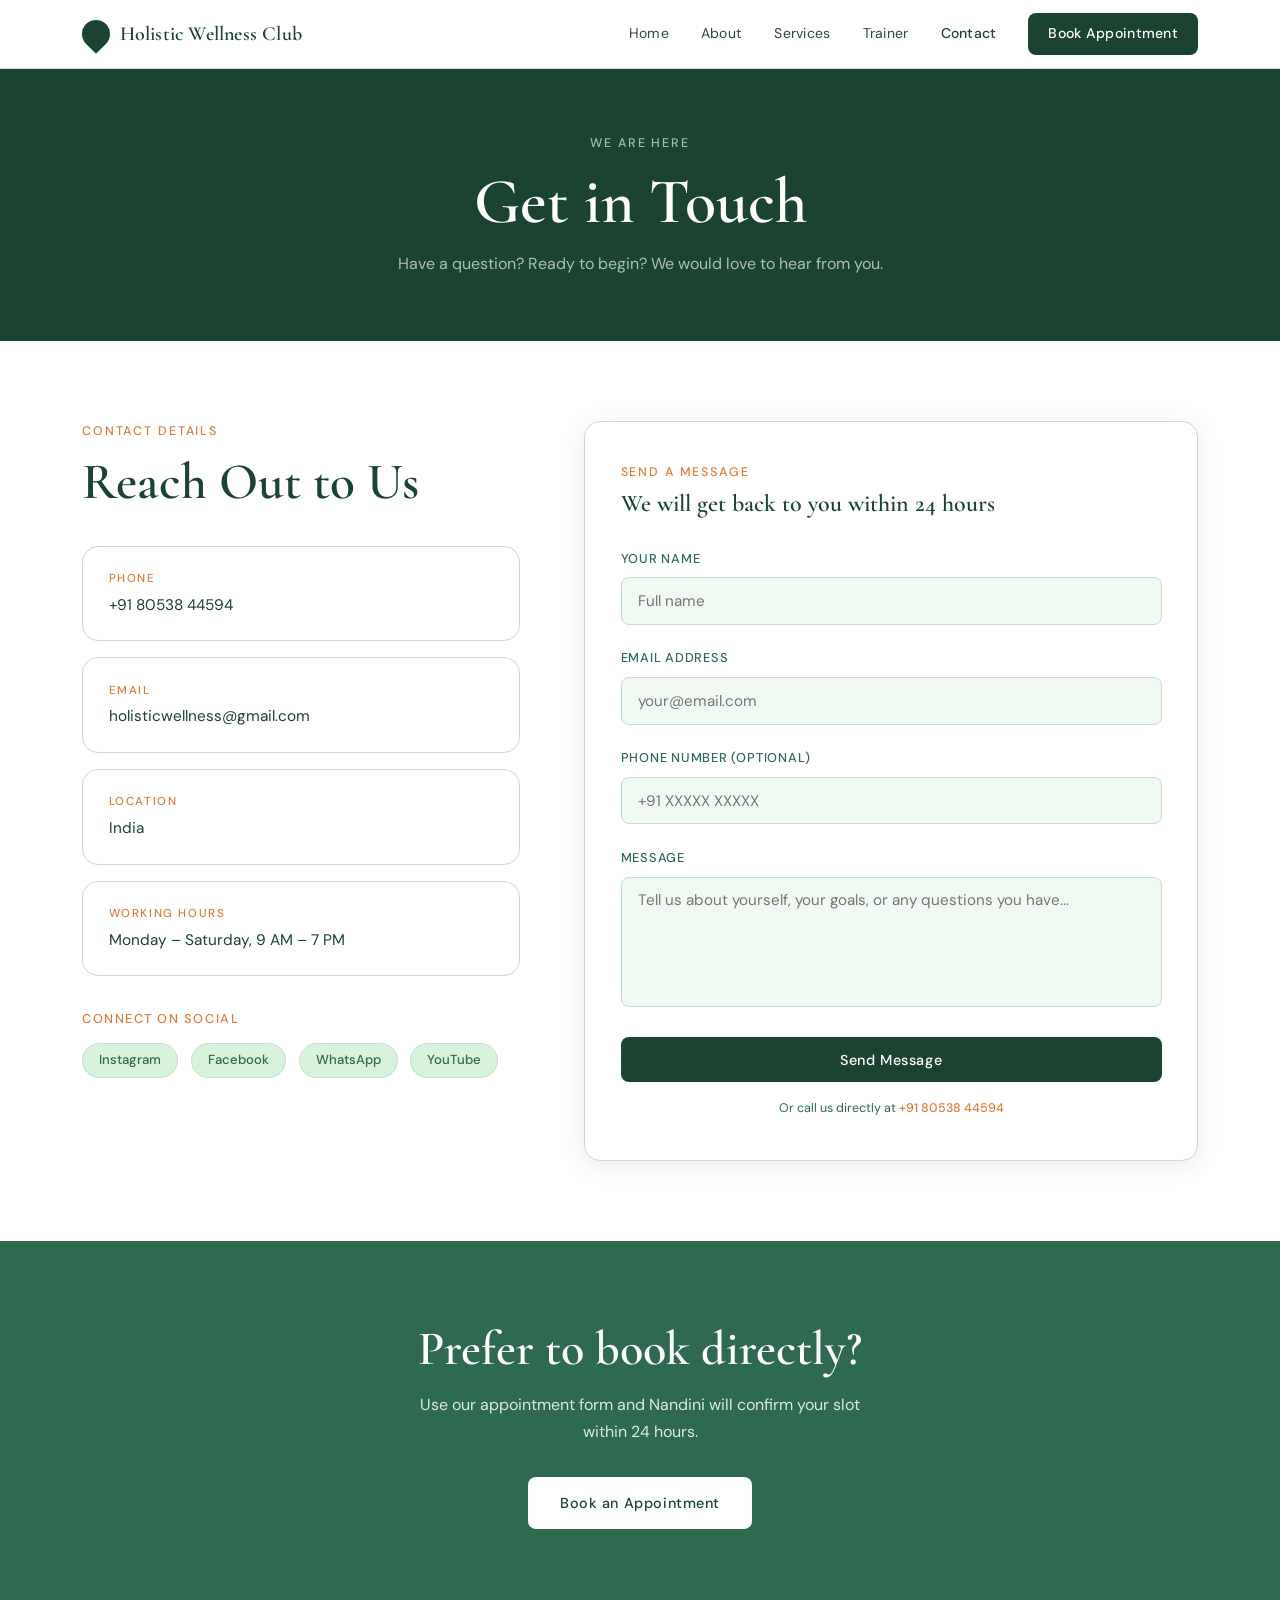
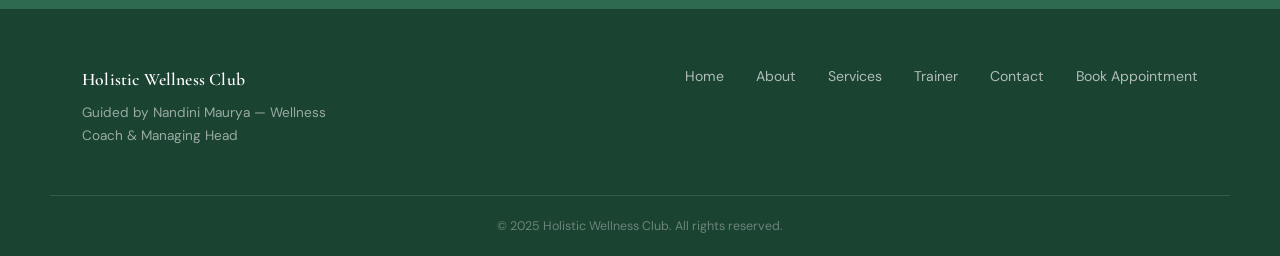
<file: contact-1.html>
<!DOCTYPE html>
<html lang="en">
<head>
  <meta charset="UTF-8" />
  <meta name="viewport" content="width=device-width, initial-scale=1.0"/>
  <title>Contact Us — Holistic Wellness Club</title>
  <link rel="stylesheet" href="style.css" />
  <link href="https://fonts.googleapis.com/css2?family=Cormorant+Garamond:ital,wght@0,400;0,600;1,400&family=DM+Sans:wght@300;400;500&display=swap" rel="stylesheet"/>
  <style>
    /* Contact page only — minimal additions, no changes to design system */
    .contact-grid {
      display: grid;
      grid-template-columns: 1fr 1.4fr;
      gap: 4rem;
      align-items: start;
    }
    .contact-detail-item {
      display: flex;
      flex-direction: column;
      gap: 0.2rem;
      padding: 1.4rem 1.6rem;
      background: var(--white);
      border: 1px solid var(--mist);
      border-radius: var(--radius-lg);
      margin-bottom: 1rem;
    }
    .contact-detail-label {
      font-size: 0.72rem;
      font-weight: 500;
      letter-spacing: 0.14em;
      text-transform: uppercase;
      color: var(--terracotta);
    }
    .contact-detail-value {
      font-size: 0.96rem;
      color: var(--bark);
      font-weight: 400;
    }
    .contact-form-wrap {
      background: var(--white);
      border: 1px solid var(--mist);
      border-radius: var(--radius-lg);
      padding: 2.5rem 2.2rem;
      box-shadow: var(--shadow);
    }
    .form-group {
      margin-bottom: 1.4rem;
    }
    .form-group label {
      display: block;
      font-size: 0.8rem;
      font-weight: 500;
      letter-spacing: 0.06em;
      text-transform: uppercase;
      color: var(--bark-mid);
      margin-bottom: 0.5rem;
    }
    .form-group input,
    .form-group textarea {
      width: 100%;
      background: var(--cream);
      border: 1px solid var(--mist);
      border-radius: var(--radius);
      padding: 0.8rem 1rem;
      font-family: var(--font-body);
      font-size: 0.95rem;
      color: var(--bark);
      outline: none;
      transition: border-color var(--transition);
      resize: none;
    }
    .form-group input:focus,
    .form-group textarea:focus {
      border-color: var(--sage);
    }
    .form-group textarea { height: 130px; }
    .social-row {
      display: flex;
      gap: 0.8rem;
      flex-wrap: wrap;
      margin-top: 0.6rem;
    }
    .social-chip {
      font-size: 0.82rem;
      font-weight: 500;
      color: var(--bark-mid);
      background: var(--cream-dark);
      border: 1px solid var(--mist);
      border-radius: 40px;
      padding: 0.35rem 1rem;
      transition: background var(--transition), color var(--transition);
    }
    .social-chip:hover {
      background: var(--bark);
      color: var(--white);
    }
    @media (max-width: 820px) {
      .contact-grid { grid-template-columns: 1fr; }
    }
  </style>
</head>
<body>

  <!-- ANNOUNCEMENT BAR -->
  <div id="announcement-bar" class="announcement-bar hidden">
    <p id="announcement-text"></p>
    <button class="announcement-close" id="announcement-close" aria-label="Close">&times;</button>
  </div>

  <!-- NAVBAR -->
  <header class="navbar" id="navbar">
    <div class="nav-inner">
      <a href="index.html" class="logo">
        <span class="logo-leaf"></span>
        <span class="logo-text">Holistic Wellness Club</span>
      </a>
      <nav class="nav-links">
        <a href="index.html">Home</a>
        <a href="about.html">About</a>
        <a href="services.html">Services</a>
        <a href="trainer.html">Trainer</a>
        <a href="contact.html" class="active">Contact</a>
        <a href="book.html" class="nav-cta">Book Appointment</a>
      </nav>
      <button class="hamburger" id="hamburger" aria-label="Menu">
        <span></span><span></span><span></span>
      </button>
    </div>
    <div class="mobile-menu" id="mobile-menu">
      <a href="index.html">Home</a>
      <a href="about.html">About</a>
      <a href="services.html">Services</a>
      <a href="trainer.html">Trainer</a>
      <a href="contact.html">Contact</a>
      <a href="book.html" class="nav-cta">Book Appointment</a>
    </div>
  </header>

  <main>

    <!-- PAGE HEADER -->
    <section class="highlight-strip" style="padding: 4rem 2rem;">
      <div class="container" style="text-align:center;">
        <p class="section-eyebrow" style="color: var(--mist); opacity:0.8;">We are here</p>
        <h1 style="color: var(--white); font-size: clamp(2.4rem, 5vw, 4rem); margin-top:0.4rem;">Get in Touch</h1>
        <p style="color: rgba(255,255,255,0.65); margin-top:0.6rem; font-size:1rem;">Have a question? Ready to begin? We would love to hear from you.</p>
      </div>
    </section>

    <!-- CONTACT SECTION -->
    <section class="section-pad">
      <div class="container fade-in">
        <div class="contact-grid">

          <!-- Left: Contact Details -->
          <div>
            <p class="section-eyebrow">Contact Details</p>
            <h2 class="section-title" style="margin-bottom:2rem;">Reach Out to Us</h2>

            <div class="contact-detail-item">
              <span class="contact-detail-label">Phone</span>
              <a href="tel:+918053844594" class="contact-detail-value">+91 80538 44594</a>
            </div>

            <div class="contact-detail-item">
              <span class="contact-detail-label">Email</span>
              <a href="mailto:holisticwellness@gmail.com" class="contact-detail-value">holisticwellness@gmail.com</a>
            </div>

            <div class="contact-detail-item">
              <span class="contact-detail-label">Location</span>
              <span class="contact-detail-value">India</span>
            </div>

            <div class="contact-detail-item">
              <span class="contact-detail-label">Working Hours</span>
              <span class="contact-detail-value">Monday – Saturday, 9 AM – 7 PM</span>
            </div>

            <div style="margin-top:2rem;">
              <p style="font-size:0.8rem; font-weight:500; letter-spacing:0.12em; text-transform:uppercase; color:var(--terracotta); margin-bottom:0.8rem;">Connect on Social</p>
              <div class="social-row">
                <a href="#" class="social-chip">Instagram</a>
                <a href="#" class="social-chip">Facebook</a>
                <a href="#" class="social-chip">WhatsApp</a>
                <a href="#" class="social-chip">YouTube</a>
              </div>
            </div>
          </div>

          <!-- Right: Contact Form -->
          <div class="contact-form-wrap">
            <p class="section-eyebrow" style="margin-bottom:0.4rem;">Send a Message</p>
            <h3 style="margin-bottom:1.8rem; font-size:1.5rem;">We will get back to you within 24 hours</h3>
            <div class="form-group">
              <label for="name">Your Name</label>
              <input type="text" id="name" name="name" placeholder="Full name" />
            </div>
            <div class="form-group">
              <label for="email">Email Address</label>
              <input type="email" id="email" name="email" placeholder="your@email.com" />
            </div>
            <div class="form-group">
              <label for="phone">Phone Number (optional)</label>
              <input type="tel" id="phone" name="phone" placeholder="+91 XXXXX XXXXX" />
            </div>
            <div class="form-group">
              <label for="message">Message</label>
              <textarea id="message" name="message" placeholder="Tell us about yourself, your goals, or any questions you have..."></textarea>
            </div>
            <button type="button" class="btn-primary" style="width:100%; justify-content:center;">Send Message</button>
            <p style="font-size:0.78rem; color:var(--bark-mid); margin-top:1rem; text-align:center;">Or call us directly at <a href="tel:+918053844594" style="color:var(--terracotta); font-weight:500;">+91 80538 44594</a></p>
          </div>

        </div>
      </div>
    </section>

    <!-- CTA BANNER -->
    <section class="cta-banner">
      <div class="container">
        <h2>Prefer to book directly?</h2>
        <p>Use our appointment form and Nandini will confirm your slot within 24 hours.</p>
        <a href="book.html" class="btn-primary">Book an Appointment</a>
      </div>
    </section>

  </main>

  <!-- FOOTER -->
  <footer class="footer">
    <div class="container footer-inner">
      <div class="footer-brand">
        <span class="logo-text">Holistic Wellness Club</span>
        <p>Guided by Nandini Maurya — Wellness Coach &amp; Managing Head</p>
      </div>
      <div class="footer-links">
        <a href="index.html">Home</a>
        <a href="about.html">About</a>
        <a href="services.html">Services</a>
        <a href="trainer.html">Trainer</a>
        <a href="contact.html">Contact</a>
        <a href="book.html">Book Appointment</a>
      </div>
    </div>
    <div class="footer-bottom">
      <p>© 2025 Holistic Wellness Club. All rights reserved.</p>
    </div>
  </footer>

  <script src="script.js"></script>
</body>
</html>
</file>
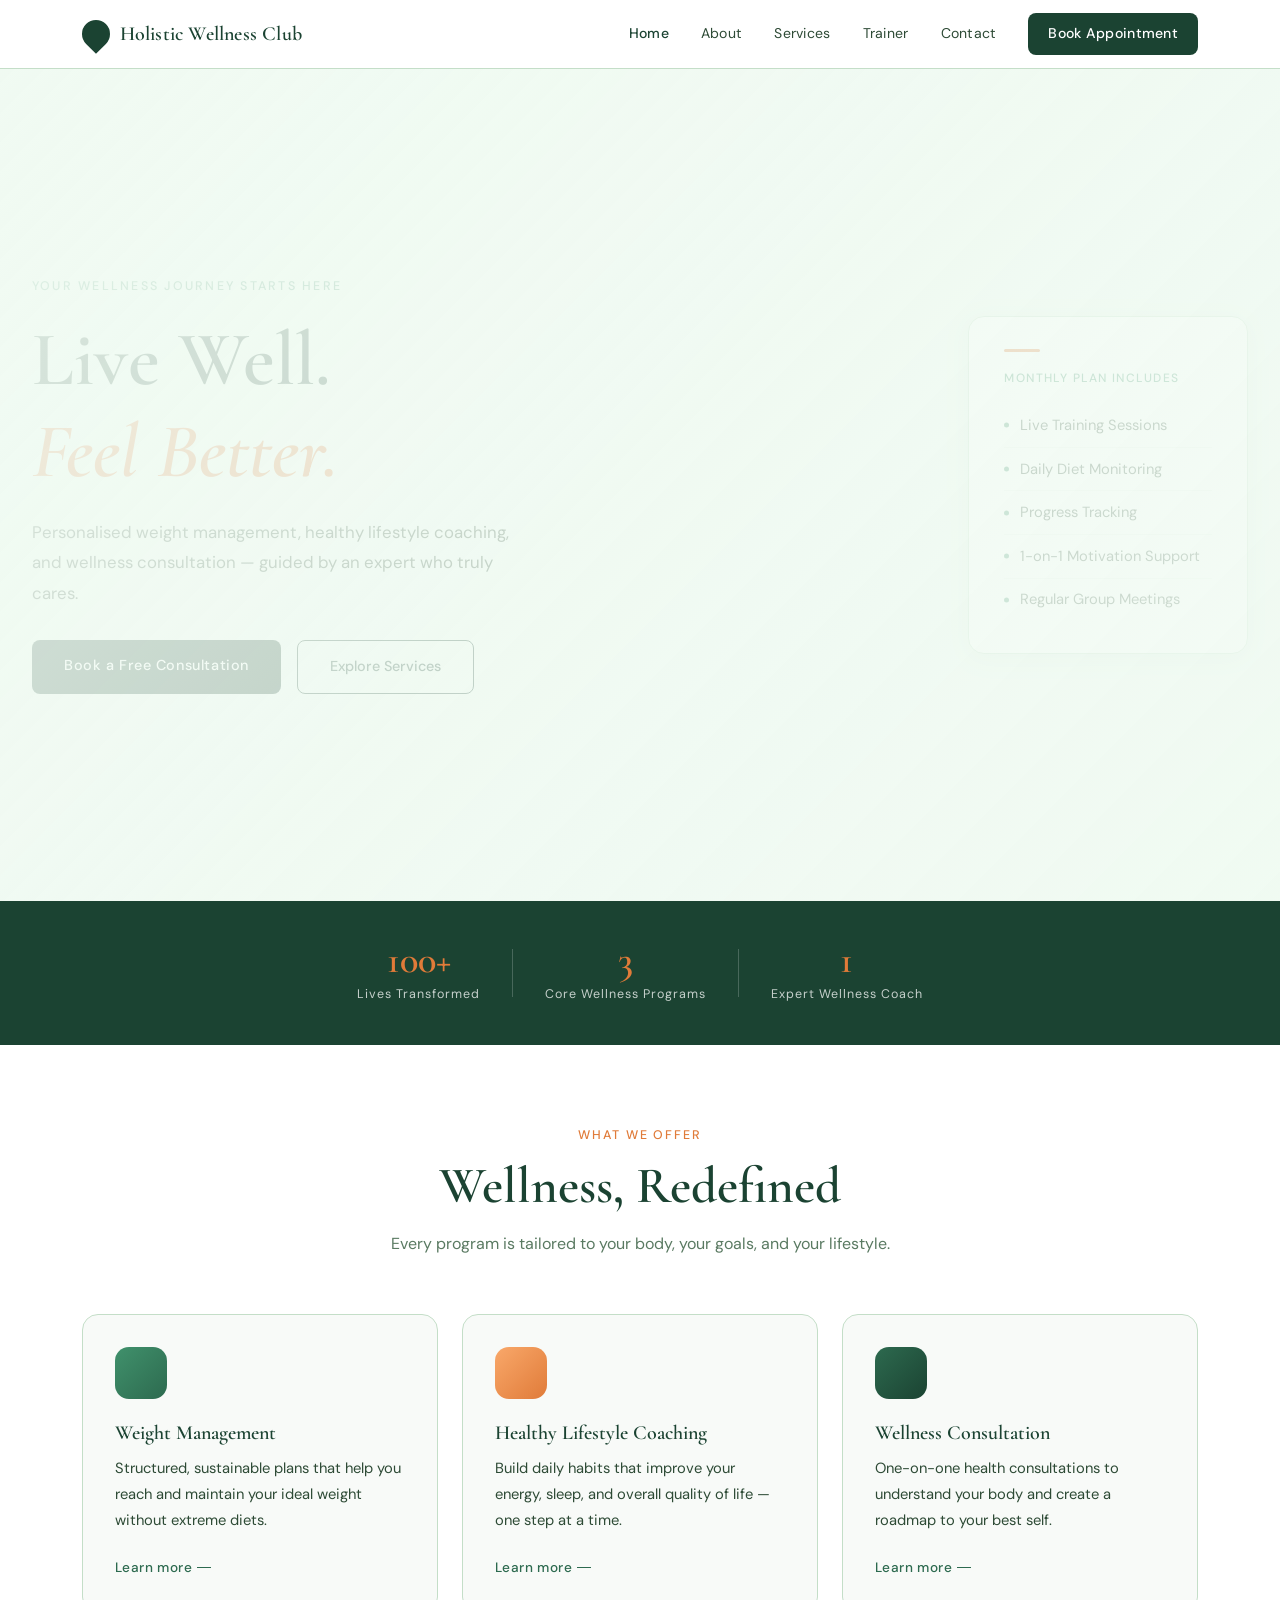
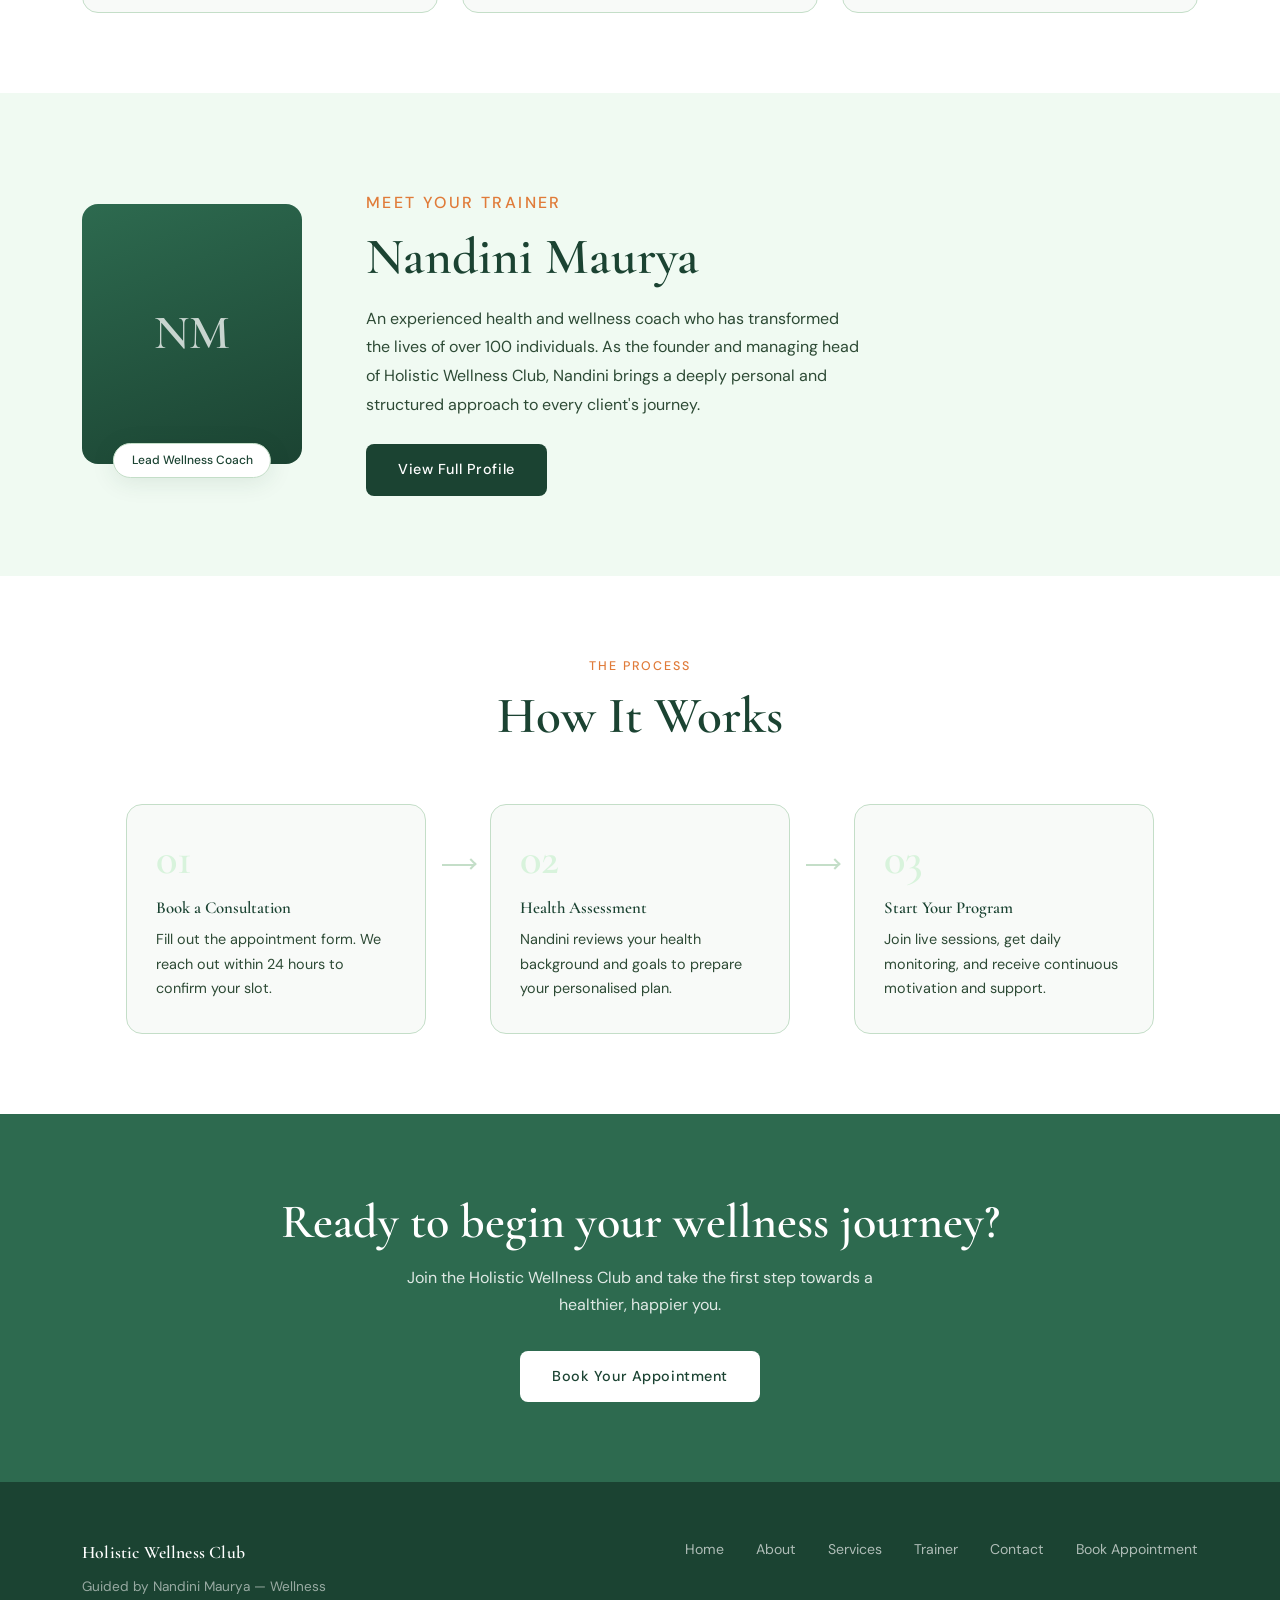
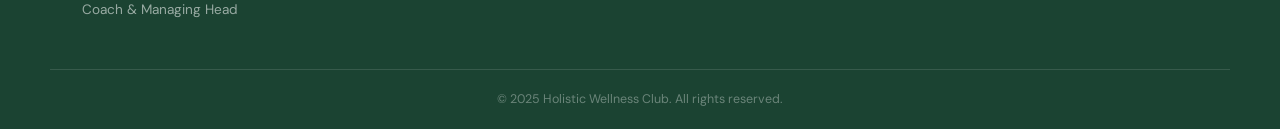
<file: index (4).html>
<!DOCTYPE html>
<html lang="en">
<head>
  <meta charset="UTF-8" />
  <meta name="viewport" content="width=device-width, initial-scale=1.0"/>
  <title>Holistic Wellness Club</title>
  <link rel="stylesheet" href="style.css" />
  <link href="https://fonts.googleapis.com/css2?family=Cormorant+Garamond:ital,wght@0,400;0,600;1,400&family=DM+Sans:wght@300;400;500&display=swap" rel="stylesheet"/>
</head>
<body>

  <!-- ANNOUNCEMENT BAR -->
  <!-- TO ENABLE: change ANNOUNCEMENT_ACTIVE to true in script.js -->
  <div id="announcement-bar" class="announcement-bar hidden">
    <p id="announcement-text"></p>
    <button class="announcement-close" id="announcement-close" aria-label="Close">&times;</button>
  </div>

  <!-- NAVBAR -->
  <header class="navbar" id="navbar">
    <div class="nav-inner">
      <a href="index.html" class="logo">
        <span class="logo-leaf"></span>
        <span class="logo-text">Holistic Wellness Club</span>
      </a>
      <nav class="nav-links">
        <a href="index.html" class="active">Home</a>
        <a href="about.html">About</a>
        <a href="services.html">Services</a>
        <a href="trainer.html">Trainer</a>
        <a href="contact.html">Contact</a>
        <a href="book.html" class="nav-cta">Book Appointment</a>
      </nav>
      <button class="hamburger" id="hamburger" aria-label="Menu">
        <span></span><span></span><span></span>
      </button>
    </div>
    <!-- Mobile menu -->
    <div class="mobile-menu" id="mobile-menu">
      <a href="index.html">Home</a>
      <a href="about.html">About</a>
      <a href="services.html">Services</a>
      <a href="trainer.html">Trainer</a>
      <a href="contact.html">Contact</a>
      <a href="book.html" class="nav-cta">Book Appointment</a>
    </div>
  </header>

  <main>

    <!-- HERO -->
    <section class="hero">
      <div class="hero-bg"></div>
      <div class="hero-content fade-in">
        <p class="hero-eyebrow">Your wellness journey starts here</p>
        <h1 class="hero-title">Live Well.<br/><em>Feel Better.</em></h1>
        <p class="hero-subtitle">Personalised weight management, healthy lifestyle coaching, and wellness consultation — guided by an expert who truly cares.</p>
        <div class="hero-actions">
          <a href="book.html" class="btn-primary">Book a Free Consultation</a>
          <a href="services.html" class="btn-ghost">Explore Services</a>
        </div>
      </div>
      <div class="hero-visual fade-in-delay">
        <div class="hero-card">
          <div class="hero-card-line"></div>
          <p class="hero-card-label">Monthly Plan Includes</p>
          <ul class="hero-card-list">
            <li>Live Training Sessions</li>
            <li>Daily Diet Monitoring</li>
            <li>Progress Tracking</li>
            <li>1-on-1 Motivation Support</li>
            <li>Regular Group Meetings</li>
          </ul>
        </div>
      </div>
    </section>

    <!-- HIGHLIGHT STRIP -->
    <section class="highlight-strip">
      <div class="strip-inner">
        <div class="strip-item">
          <span class="strip-number">100+</span>
          <span class="strip-label">Lives Transformed</span>
        </div>
        <div class="strip-divider"></div>
        <div class="strip-item">
          <span class="strip-number">3</span>
          <span class="strip-label">Core Wellness Programs</span>
        </div>
        <div class="strip-divider"></div>
        <div class="strip-item">
          <span class="strip-number">1</span>
          <span class="strip-label">Expert Wellness Coach</span>
        </div>
      </div>
    </section>

    <!-- SERVICES OVERVIEW -->
    <section class="services-overview section-pad">
      <div class="container">
        <div class="section-header">
          <p class="section-eyebrow">What We Offer</p>
          <h2 class="section-title">Wellness, Redefined</h2>
          <p class="section-sub">Every program is tailored to your body, your goals, and your lifestyle.</p>
        </div>
        <div class="services-grid">
          <div class="service-card">
            <div class="service-icon-wrap">
              <div class="service-icon s1"></div>
            </div>
            <h3>Weight Management</h3>
            <p>Structured, sustainable plans that help you reach and maintain your ideal weight without extreme diets.</p>
            <a href="services.html" class="card-link">Learn more</a>
          </div>
          <div class="service-card">
            <div class="service-icon-wrap">
              <div class="service-icon s2"></div>
            </div>
            <h3>Healthy Lifestyle Coaching</h3>
            <p>Build daily habits that improve your energy, sleep, and overall quality of life — one step at a time.</p>
            <a href="services.html" class="card-link">Learn more</a>
          </div>
          <div class="service-card">
            <div class="service-icon-wrap">
              <div class="service-icon s3"></div>
            </div>
            <h3>Wellness Consultation</h3>
            <p>One-on-one health consultations to understand your body and create a roadmap to your best self.</p>
            <a href="services.html" class="card-link">Learn more</a>
          </div>
        </div>
      </div>
    </section>

    <!-- TRAINER PREVIEW -->
    <section class="trainer-preview section-pad">
      <div class="container trainer-flex">
        <div class="trainer-image-wrap">
          <div class="trainer-image-placeholder">
            <span>NM</span>
          </div>
          <div class="trainer-badge">Lead Wellness Coach</div>
        </div>
        <div class="trainer-text">
          <p class="section-eyebrow">Meet Your Trainer</p>
          <h2 class="section-title">Nandini Maurya</h2>
          <p>An experienced health and wellness coach who has transformed the lives of over 100 individuals. As the founder and managing head of Holistic Wellness Club, Nandini brings a deeply personal and structured approach to every client's journey.</p>
          <a href="trainer.html" class="btn-primary" style="margin-top:1.5rem;display:inline-block;">View Full Profile</a>
        </div>
      </div>
    </section>

    <!-- HOW IT WORKS -->
    <section class="how-it-works section-pad">
      <div class="container">
        <div class="section-header">
          <p class="section-eyebrow">The Process</p>
          <h2 class="section-title">How It Works</h2>
        </div>
        <div class="steps-grid">
          <div class="step">
            <div class="step-num">01</div>
            <h4>Book a Consultation</h4>
            <p>Fill out the appointment form. We reach out within 24 hours to confirm your slot.</p>
          </div>
          <div class="step-arrow"></div>
          <div class="step">
            <div class="step-num">02</div>
            <h4>Health Assessment</h4>
            <p>Nandini reviews your health background and goals to prepare your personalised plan.</p>
          </div>
          <div class="step-arrow"></div>
          <div class="step">
            <div class="step-num">03</div>
            <h4>Start Your Program</h4>
            <p>Join live sessions, get daily monitoring, and receive continuous motivation and support.</p>
          </div>
        </div>
      </div>
    </section>

    <!-- CTA BANNER -->
    <section class="cta-banner">
      <div class="container">
        <h2>Ready to begin your wellness journey?</h2>
        <p>Join the Holistic Wellness Club and take the first step towards a healthier, happier you.</p>
        <a href="book.html" class="btn-primary">Book Your Appointment</a>
      </div>
    </section>

  </main>

  <!-- FOOTER -->
  <footer class="footer">
    <div class="container footer-inner">
      <div class="footer-brand">
        <span class="logo-text">Holistic Wellness Club</span>
        <p>Guided by Nandini Maurya — Wellness Coach & Managing Head</p>
      </div>
      <div class="footer-links">
        <a href="index.html">Home</a>
        <a href="about.html">About</a>
        <a href="services.html">Services</a>
        <a href="trainer.html">Trainer</a>
        <a href="contact.html">Contact</a>
        <a href="book.html">Book Appointment</a>
      </div>
    </div>
    <div class="footer-bottom">
      <p>© 2025 Holistic Wellness Club. All rights reserved.</p>
    </div>
  </footer>

  <script src="script.js"></script>
</body>
</html>
</file>
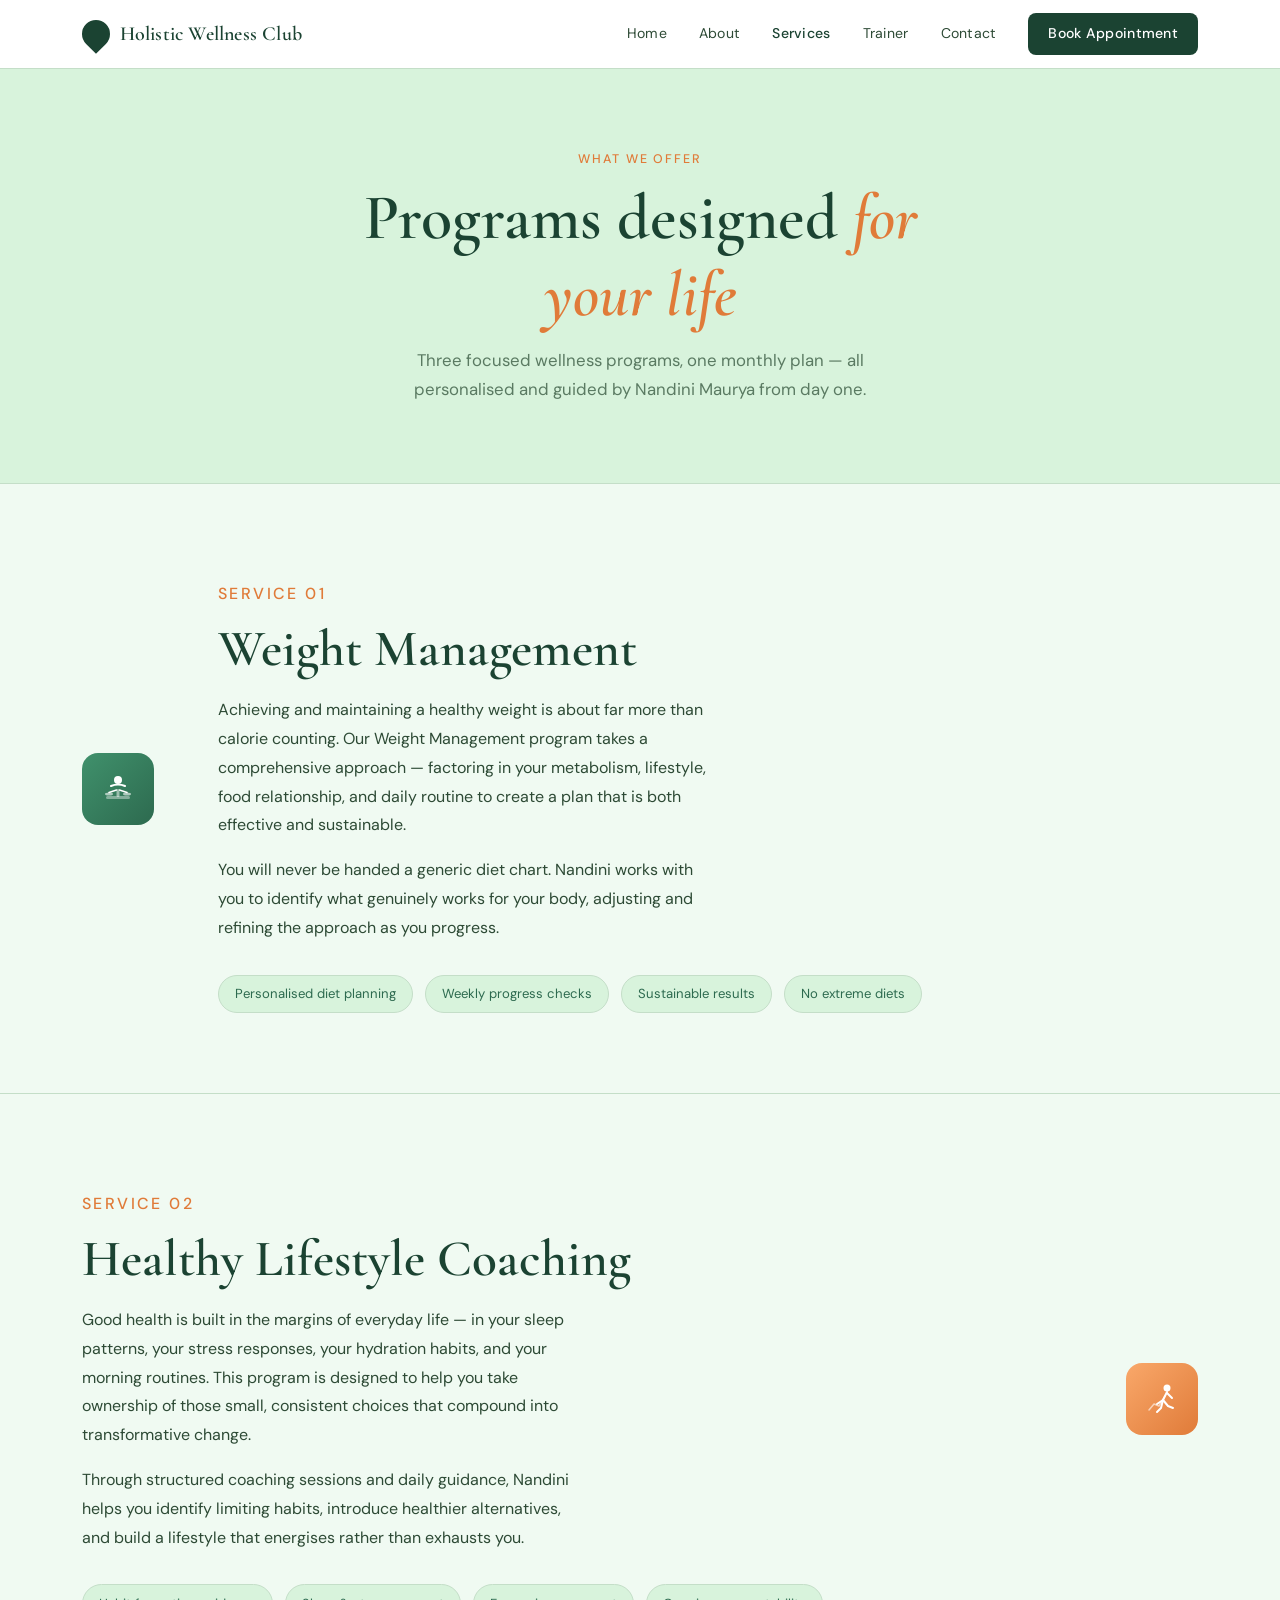
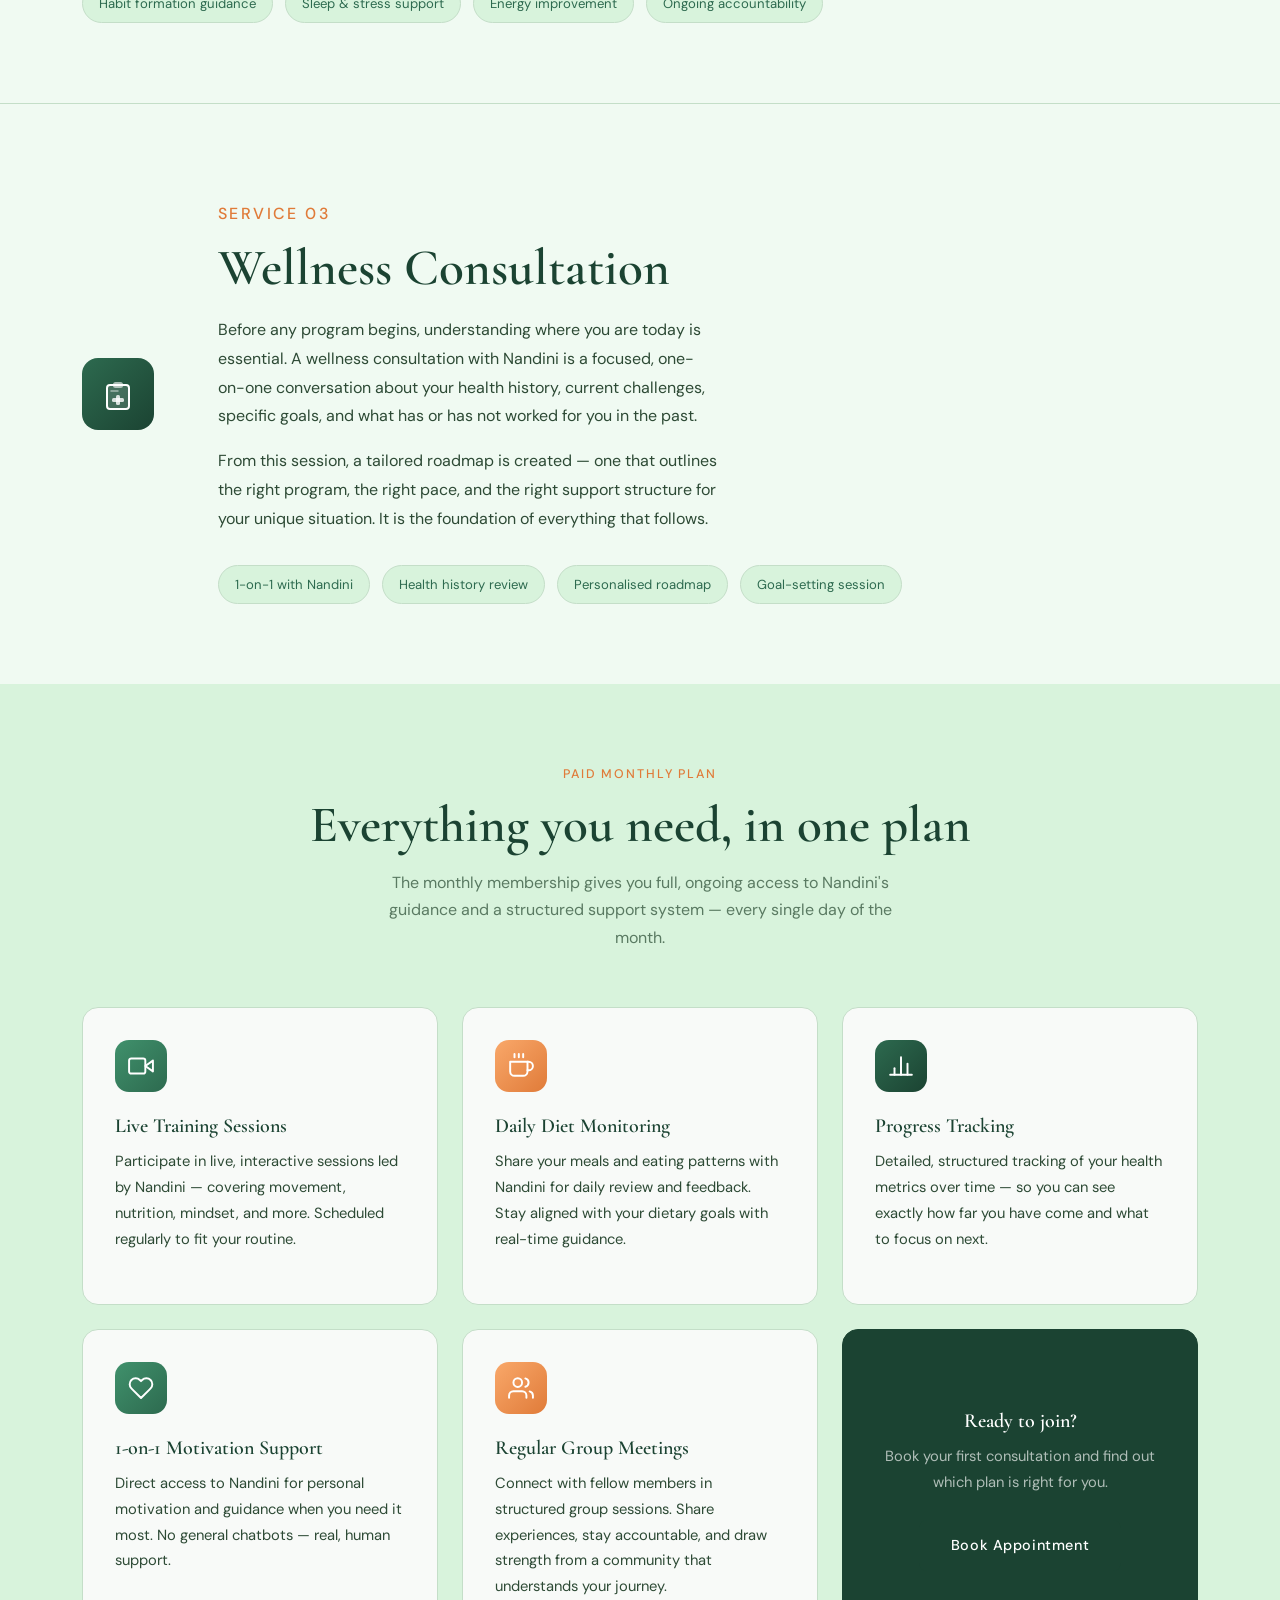
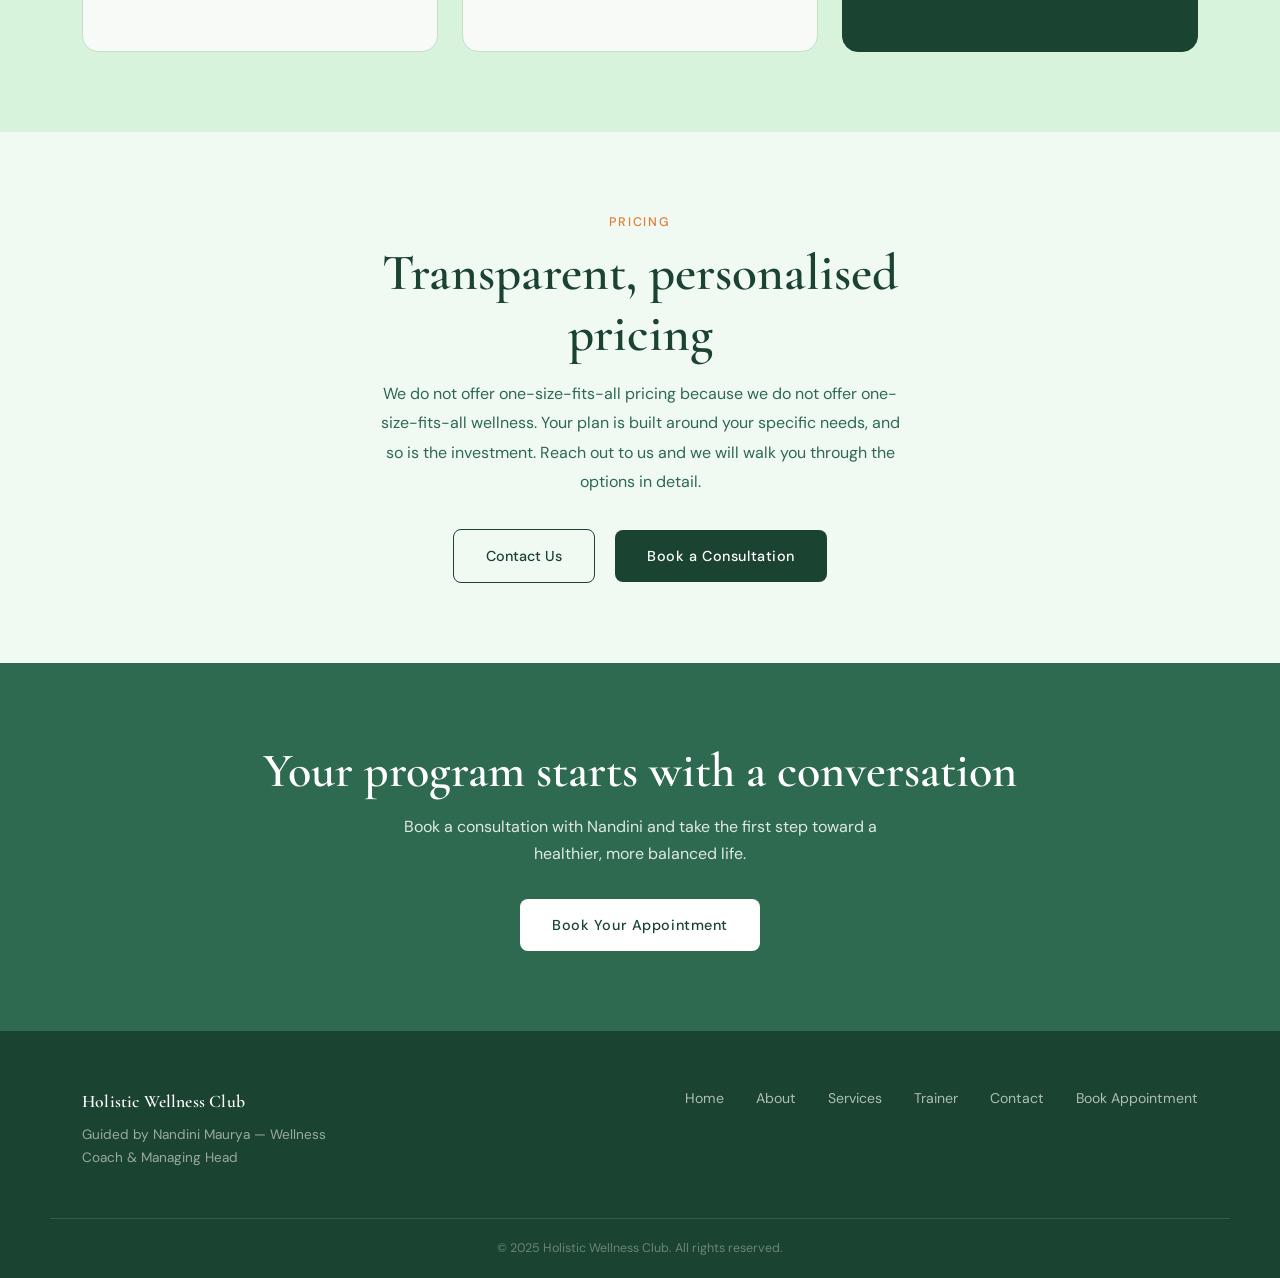
<file: services-1.html>
<!DOCTYPE html>
<html lang="en">
<head>
  <meta charset="UTF-8" />
  <meta name="viewport" content="width=device-width, initial-scale=1.0"/>
  <title>Services — Holistic Wellness Club</title>
  <link rel="stylesheet" href="style.css" />
  <link href="https://fonts.googleapis.com/css2?family=Cormorant+Garamond:ital,wght@0,400;0,600;1,400&family=DM+Sans:wght@300;400;500&display=swap" rel="stylesheet"/>
</head>
<body>

  <!-- ANNOUNCEMENT BAR -->
  <!-- TO ENABLE: change ANNOUNCEMENT_ACTIVE to true in script.js -->
  <div id="announcement-bar" class="announcement-bar hidden">
    <p id="announcement-text"></p>
    <button class="announcement-close" id="announcement-close" aria-label="Close">&times;</button>
  </div>

  <!-- NAVBAR -->
  <header class="navbar" id="navbar">
    <div class="nav-inner">
      <a href="index.html" class="logo">
        <span class="logo-leaf"></span>
        <span class="logo-text">Holistic Wellness Club</span>
      </a>
      <nav class="nav-links">
        <a href="index.html">Home</a>
        <a href="about.html">About</a>
        <a href="services.html" class="active">Services</a>
        <a href="trainer.html">Trainer</a>
        <a href="contact.html">Contact</a>
        <a href="book.html" class="nav-cta">Book Appointment</a>
      </nav>
      <button class="hamburger" id="hamburger" aria-label="Menu">
        <span></span><span></span><span></span>
      </button>
    </div>
    <div class="mobile-menu" id="mobile-menu">
      <a href="index.html">Home</a>
      <a href="about.html">About</a>
      <a href="services.html">Services</a>
      <a href="trainer.html">Trainer</a>
      <a href="contact.html">Contact</a>
      <a href="book.html" class="nav-cta">Book Appointment</a>
    </div>
  </header>

  <main>

    <!-- PAGE HERO -->
    <section class="section-pad" style="background: var(--cream-dark); border-bottom: 1px solid var(--mist); text-align: center;">
      <div class="container" style="max-width: 680px;">
        <p class="section-eyebrow fade-in">What We Offer</p>
        <h1 class="section-title fade-in" style="font-size: clamp(2.4rem, 5vw, 4rem);">Programs designed <em>for your life</em></h1>
        <p class="section-sub fade-in-delay" style="font-size: 1.05rem; max-width: 540px; margin: 0 auto;">Three focused wellness programs, one monthly plan — all personalised and guided by Nandini Maurya from day one.</p>
      </div>
    </section>

    <!-- SERVICE 1: WEIGHT MANAGEMENT -->
    <section class="section-pad" style="background: var(--cream);">
      <div class="container">
        <div class="trainer-flex">
          <div style="flex-shrink: 0;">
            <div style="width: 72px; height: 72px; border-radius: var(--radius-lg); background: linear-gradient(135deg, var(--green-light), var(--green-mid)); display: flex; align-items: center; justify-content: center;">
              <svg width="34" height="34" viewBox="0 0 34 34" fill="none" xmlns="http://www.w3.org/2000/svg">
                <circle cx="17" cy="8" r="4" fill="white"/>
                <path d="M10 14 Q17 11 24 14" stroke="white" stroke-width="2" fill="none" stroke-linecap="round"/>
                <rect x="5" y="24" width="24" height="3" rx="1.5" fill="white" opacity="0.4"/>
                <rect x="15.5" y="17" width="3" height="8" rx="1.5" fill="white" opacity="0.5"/>
                <ellipse cx="8" cy="22" rx="4" ry="1.5" fill="white" opacity="0.6"/>
                <ellipse cx="26" cy="22" rx="4" ry="1.5" fill="white" opacity="0.6"/>
                <line x1="8" y1="20.5" x2="15.5" y2="18" stroke="white" stroke-width="1.5" stroke-linecap="round"/>
                <line x1="26" y1="20.5" x2="18.5" y2="18" stroke="white" stroke-width="1.5" stroke-linecap="round"/>
              </svg>
            </div>
          </div>
          <div class="trainer-text">
            <p class="section-eyebrow">Service 01</p>
            <h2 class="section-title">Weight Management</h2>
            <p>Achieving and maintaining a healthy weight is about far more than calorie counting. Our Weight Management program takes a comprehensive approach — factoring in your metabolism, lifestyle, food relationship, and daily routine to create a plan that is both effective and sustainable.</p>
            <p style="margin-top: 1rem;">You will never be handed a generic diet chart. Nandini works with you to identify what genuinely works for your body, adjusting and refining the approach as you progress.</p>
            <div style="margin-top: 2rem; display: flex; flex-wrap: wrap; gap: 0.75rem;">
              <span style="background: var(--cream-dark); border: 1px solid var(--mist); border-radius: 40px; padding: 0.45rem 1rem; font-size: 0.82rem; color: var(--bark-mid);">Personalised diet planning</span>
              <span style="background: var(--cream-dark); border: 1px solid var(--mist); border-radius: 40px; padding: 0.45rem 1rem; font-size: 0.82rem; color: var(--bark-mid);">Weekly progress checks</span>
              <span style="background: var(--cream-dark); border: 1px solid var(--mist); border-radius: 40px; padding: 0.45rem 1rem; font-size: 0.82rem; color: var(--bark-mid);">Sustainable results</span>
              <span style="background: var(--cream-dark); border: 1px solid var(--mist); border-radius: 40px; padding: 0.45rem 1rem; font-size: 0.82rem; color: var(--bark-mid);">No extreme diets</span>
            </div>
          </div>
        </div>
      </div>
    </section>

    <!-- DIVIDER -->
    <div style="height: 1px; background: var(--mist);"></div>

    <!-- SERVICE 2: HEALTHY LIFESTYLE COACHING -->
    <section class="section-pad" style="background: var(--cream);">
      <div class="container">
        <div class="trainer-flex" style="flex-direction: row-reverse;">
          <div style="flex-shrink: 0;">
            <div style="width: 72px; height: 72px; border-radius: var(--radius-lg); background: linear-gradient(135deg, var(--orange-light), var(--orange)); display: flex; align-items: center; justify-content: center;">
              <svg width="34" height="34" viewBox="0 0 34 34" fill="none" xmlns="http://www.w3.org/2000/svg">
                <!-- Running person -->
                <circle cx="22" cy="6" r="3.5" fill="white"/>
                <path d="M22 10 L18 18 L12 22" stroke="white" stroke-width="2" stroke-linecap="round" stroke-linejoin="round"/>
                <path d="M18 18 L16 26 L12 30" stroke="white" stroke-width="2" stroke-linecap="round" stroke-linejoin="round"/>
                <path d="M18 18 L23 24 L28 26" stroke="white" stroke-width="2" stroke-linecap="round" stroke-linejoin="round"/>
                <path d="M22 11 L27 16" stroke="white" stroke-width="2" stroke-linecap="round"/>
                <!-- Upward trend line -->
                <path d="M4 28 L9 22 L14 24 L20 14" stroke="white" stroke-width="1.5" stroke-linecap="round" stroke-linejoin="round" opacity="0.6"/>
              </svg>
            </div>
          </div>
          <div class="trainer-text">
            <p class="section-eyebrow">Service 02</p>
            <h2 class="section-title">Healthy Lifestyle Coaching</h2>
            <p>Good health is built in the margins of everyday life — in your sleep patterns, your stress responses, your hydration habits, and your morning routines. This program is designed to help you take ownership of those small, consistent choices that compound into transformative change.</p>
            <p style="margin-top: 1rem;">Through structured coaching sessions and daily guidance, Nandini helps you identify limiting habits, introduce healthier alternatives, and build a lifestyle that energises rather than exhausts you.</p>
            <div style="margin-top: 2rem; display: flex; flex-wrap: wrap; gap: 0.75rem;">
              <span style="background: var(--cream-dark); border: 1px solid var(--mist); border-radius: 40px; padding: 0.45rem 1rem; font-size: 0.82rem; color: var(--bark-mid);">Habit formation guidance</span>
              <span style="background: var(--cream-dark); border: 1px solid var(--mist); border-radius: 40px; padding: 0.45rem 1rem; font-size: 0.82rem; color: var(--bark-mid);">Sleep & stress support</span>
              <span style="background: var(--cream-dark); border: 1px solid var(--mist); border-radius: 40px; padding: 0.45rem 1rem; font-size: 0.82rem; color: var(--bark-mid);">Energy improvement</span>
              <span style="background: var(--cream-dark); border: 1px solid var(--mist); border-radius: 40px; padding: 0.45rem 1rem; font-size: 0.82rem; color: var(--bark-mid);">Ongoing accountability</span>
            </div>
          </div>
        </div>
      </div>
    </section>

    <!-- DIVIDER -->
    <div style="height: 1px; background: var(--mist);"></div>

    <!-- SERVICE 3: WELLNESS CONSULTATION -->
    <section class="section-pad" style="background: var(--cream);">
      <div class="container">
        <div class="trainer-flex">
          <div style="flex-shrink: 0;">
            <div style="width: 72px; height: 72px; border-radius: var(--radius-lg); background: linear-gradient(135deg, var(--green-mid), var(--green-deep)); display: flex; align-items: center; justify-content: center;">
              <svg width="34" height="34" viewBox="0 0 34 34" fill="none" xmlns="http://www.w3.org/2000/svg">
                <!-- Clipboard -->
                <rect x="6" y="8" width="22" height="24" rx="3" fill="white" opacity="0.15"/>
                <rect x="6" y="8" width="22" height="24" rx="3" stroke="white" stroke-width="2"/>
                <!-- Clip top -->
                <rect x="12" y="5" width="10" height="6" rx="2.5" fill="white" opacity="0.6"/>
                <!-- Medical cross -->
                <rect x="15" y="18" width="4" height="10" rx="1.5" fill="white" opacity="0.8"/>
                <rect x="11" y="21" width="12" height="4" rx="1.5" fill="white" opacity="0.8"/>
                <!-- Top lines -->
                <line x1="10" y1="14" x2="17" y2="14" stroke="white" stroke-width="1.5" stroke-linecap="round" opacity="0.5"/>
              </svg>
            </div>
          </div>
          <div class="trainer-text">
            <p class="section-eyebrow">Service 03</p>
            <h2 class="section-title">Wellness Consultation</h2>
            <p>Before any program begins, understanding where you are today is essential. A wellness consultation with Nandini is a focused, one-on-one conversation about your health history, current challenges, specific goals, and what has or has not worked for you in the past.</p>
            <p style="margin-top: 1rem;">From this session, a tailored roadmap is created — one that outlines the right program, the right pace, and the right support structure for your unique situation. It is the foundation of everything that follows.</p>
            <div style="margin-top: 2rem; display: flex; flex-wrap: wrap; gap: 0.75rem;">
              <span style="background: var(--cream-dark); border: 1px solid var(--mist); border-radius: 40px; padding: 0.45rem 1rem; font-size: 0.82rem; color: var(--bark-mid);">1-on-1 with Nandini</span>
              <span style="background: var(--cream-dark); border: 1px solid var(--mist); border-radius: 40px; padding: 0.45rem 1rem; font-size: 0.82rem; color: var(--bark-mid);">Health history review</span>
              <span style="background: var(--cream-dark); border: 1px solid var(--mist); border-radius: 40px; padding: 0.45rem 1rem; font-size: 0.82rem; color: var(--bark-mid);">Personalised roadmap</span>
              <span style="background: var(--cream-dark); border: 1px solid var(--mist); border-radius: 40px; padding: 0.45rem 1rem; font-size: 0.82rem; color: var(--bark-mid);">Goal-setting session</span>
            </div>
          </div>
        </div>
      </div>
    </section>

    <!-- MONTHLY PLAN -->
    <section class="section-pad" style="background: var(--cream-dark);">
      <div class="container">
        <div class="section-header">
          <p class="section-eyebrow">Paid Monthly Plan</p>
          <h2 class="section-title">Everything you need, in one plan</h2>
          <p class="section-sub">The monthly membership gives you full, ongoing access to Nandini's guidance and a structured support system — every single day of the month.</p>
        </div>
        <div class="services-grid">
          <div class="service-card">
            <div class="service-icon-wrap">
              <div class="service-icon s1">
                <svg viewBox="0 0 24 24" fill="none" stroke-width="1.8" stroke-linecap="round" stroke-linejoin="round" xmlns="http://www.w3.org/2000/svg">
                  <polygon points="23 7 16 12 23 17 23 7"/>
                  <rect x="1" y="5" width="15" height="14" rx="2" ry="2"/>
                </svg>
              </div>
            </div>
            <h3>Live Training Sessions</h3>
            <p>Participate in live, interactive sessions led by Nandini — covering movement, nutrition, mindset, and more. Scheduled regularly to fit your routine.</p>
          </div>
          <div class="service-card">
            <div class="service-icon-wrap">
              <div class="service-icon s2">
                <svg viewBox="0 0 24 24" fill="none" stroke-width="1.8" stroke-linecap="round" stroke-linejoin="round" xmlns="http://www.w3.org/2000/svg">
                  <path d="M18 8h1a4 4 0 0 1 0 8h-1"/>
                  <path d="M2 8h16v9a4 4 0 0 1-4 4H6a4 4 0 0 1-4-4V8z"/>
                  <line x1="6" y1="1" x2="6" y2="4"/>
                  <line x1="10" y1="1" x2="10" y2="4"/>
                  <line x1="14" y1="1" x2="14" y2="4"/>
                </svg>
              </div>
            </div>
            <h3>Daily Diet Monitoring</h3>
            <p>Share your meals and eating patterns with Nandini for daily review and feedback. Stay aligned with your dietary goals with real-time guidance.</p>
          </div>
          <div class="service-card">
            <div class="service-icon-wrap">
              <div class="service-icon s3">
                <svg viewBox="0 0 24 24" fill="none" stroke-width="1.8" stroke-linecap="round" stroke-linejoin="round" xmlns="http://www.w3.org/2000/svg">
                  <line x1="18" y1="20" x2="18" y2="10"/>
                  <line x1="12" y1="20" x2="12" y2="4"/>
                  <line x1="6" y1="20" x2="6" y2="14"/>
                  <line x1="2" y1="20" x2="22" y2="20"/>
                </svg>
              </div>
            </div>
            <h3>Progress Tracking</h3>
            <p>Detailed, structured tracking of your health metrics over time — so you can see exactly how far you have come and what to focus on next.</p>
          </div>
          <div class="service-card">
            <div class="service-icon-wrap">
              <div class="service-icon s1">
                <svg viewBox="0 0 24 24" fill="none" stroke-width="1.8" stroke-linecap="round" stroke-linejoin="round" xmlns="http://www.w3.org/2000/svg">
                  <path d="M20.84 4.61a5.5 5.5 0 0 0-7.78 0L12 5.67l-1.06-1.06a5.5 5.5 0 0 0-7.78 7.78l1.06 1.06L12 21.23l7.78-7.78 1.06-1.06a5.5 5.5 0 0 0 0-7.78z"/>
                </svg>
              </div>
            </div>
            <h3>1-on-1 Motivation Support</h3>
            <p>Direct access to Nandini for personal motivation and guidance when you need it most. No general chatbots — real, human support.</p>
          </div>
          <div class="service-card">
            <div class="service-icon-wrap">
              <div class="service-icon s2">
                <svg viewBox="0 0 24 24" fill="none" stroke-width="1.8" stroke-linecap="round" stroke-linejoin="round" xmlns="http://www.w3.org/2000/svg">
                  <path d="M17 21v-2a4 4 0 0 0-4-4H5a4 4 0 0 0-4 4v2"/>
                  <circle cx="9" cy="7" r="4"/>
                  <path d="M23 21v-2a4 4 0 0 0-3-3.87"/>
                  <path d="M16 3.13a4 4 0 0 1 0 7.75"/>
                </svg>
              </div>
            </div>
            <h3>Regular Group Meetings</h3>
            <p>Connect with fellow members in structured group sessions. Share experiences, stay accountable, and draw strength from a community that understands your journey.</p>
          </div>
          <div class="service-card" style="display: flex; flex-direction: column; justify-content: center; align-items: center; text-align: center; background: var(--bark); border-color: var(--bark);">
            <h3 style="color: var(--white); margin-bottom: 0.7rem;">Ready to join?</h3>
            <p style="color: rgba(255,255,255,0.65); margin-bottom: 1.5rem; font-size: 0.92rem;">Book your first consultation and find out which plan is right for you.</p>
            <a href="book.html" class="btn-primary">Book Appointment</a>
          </div>
        </div>
      </div>
    </section>

    <!-- PRICING -->
    <section class="section-pad" style="background: var(--cream); text-align: center;">
      <div class="container" style="max-width: 600px;">
        <p class="section-eyebrow">Pricing</p>
        <h2 class="section-title">Transparent, personalised pricing</h2>
        <p style="color: var(--bark-mid); line-height: 1.85; margin-bottom: 2rem;">We do not offer one-size-fits-all pricing because we do not offer one-size-fits-all wellness. Your plan is built around your specific needs, and so is the investment. Reach out to us and we will walk you through the options in detail.</p>
        <a href="contact.html" class="btn-ghost" style="margin-right: 1rem;">Contact Us</a>
        <a href="book.html" class="btn-primary">Book a Consultation</a>
      </div>
    </section>

    <!-- CTA BANNER -->
    <section class="cta-banner">
      <div class="container">
        <h2>Your program starts with a conversation</h2>
        <p>Book a consultation with Nandini and take the first step toward a healthier, more balanced life.</p>
        <a href="book.html" class="btn-primary">Book Your Appointment</a>
      </div>
    </section>

  </main>

  <!-- FOOTER -->
  <footer class="footer">
    <div class="container footer-inner">
      <div class="footer-brand">
        <span class="logo-text">Holistic Wellness Club</span>
        <p>Guided by Nandini Maurya — Wellness Coach & Managing Head</p>
      </div>
      <div class="footer-links">
        <a href="index.html">Home</a>
        <a href="about.html">About</a>
        <a href="services.html">Services</a>
        <a href="trainer.html">Trainer</a>
        <a href="contact.html">Contact</a>
        <a href="book.html">Book Appointment</a>
      </div>
    </div>
    <div class="footer-bottom">
      <p>© 2025 Holistic Wellness Club. All rights reserved.</p>
    </div>
  </footer>

  <script src="script.js"></script>
</body>
</html>
</file>
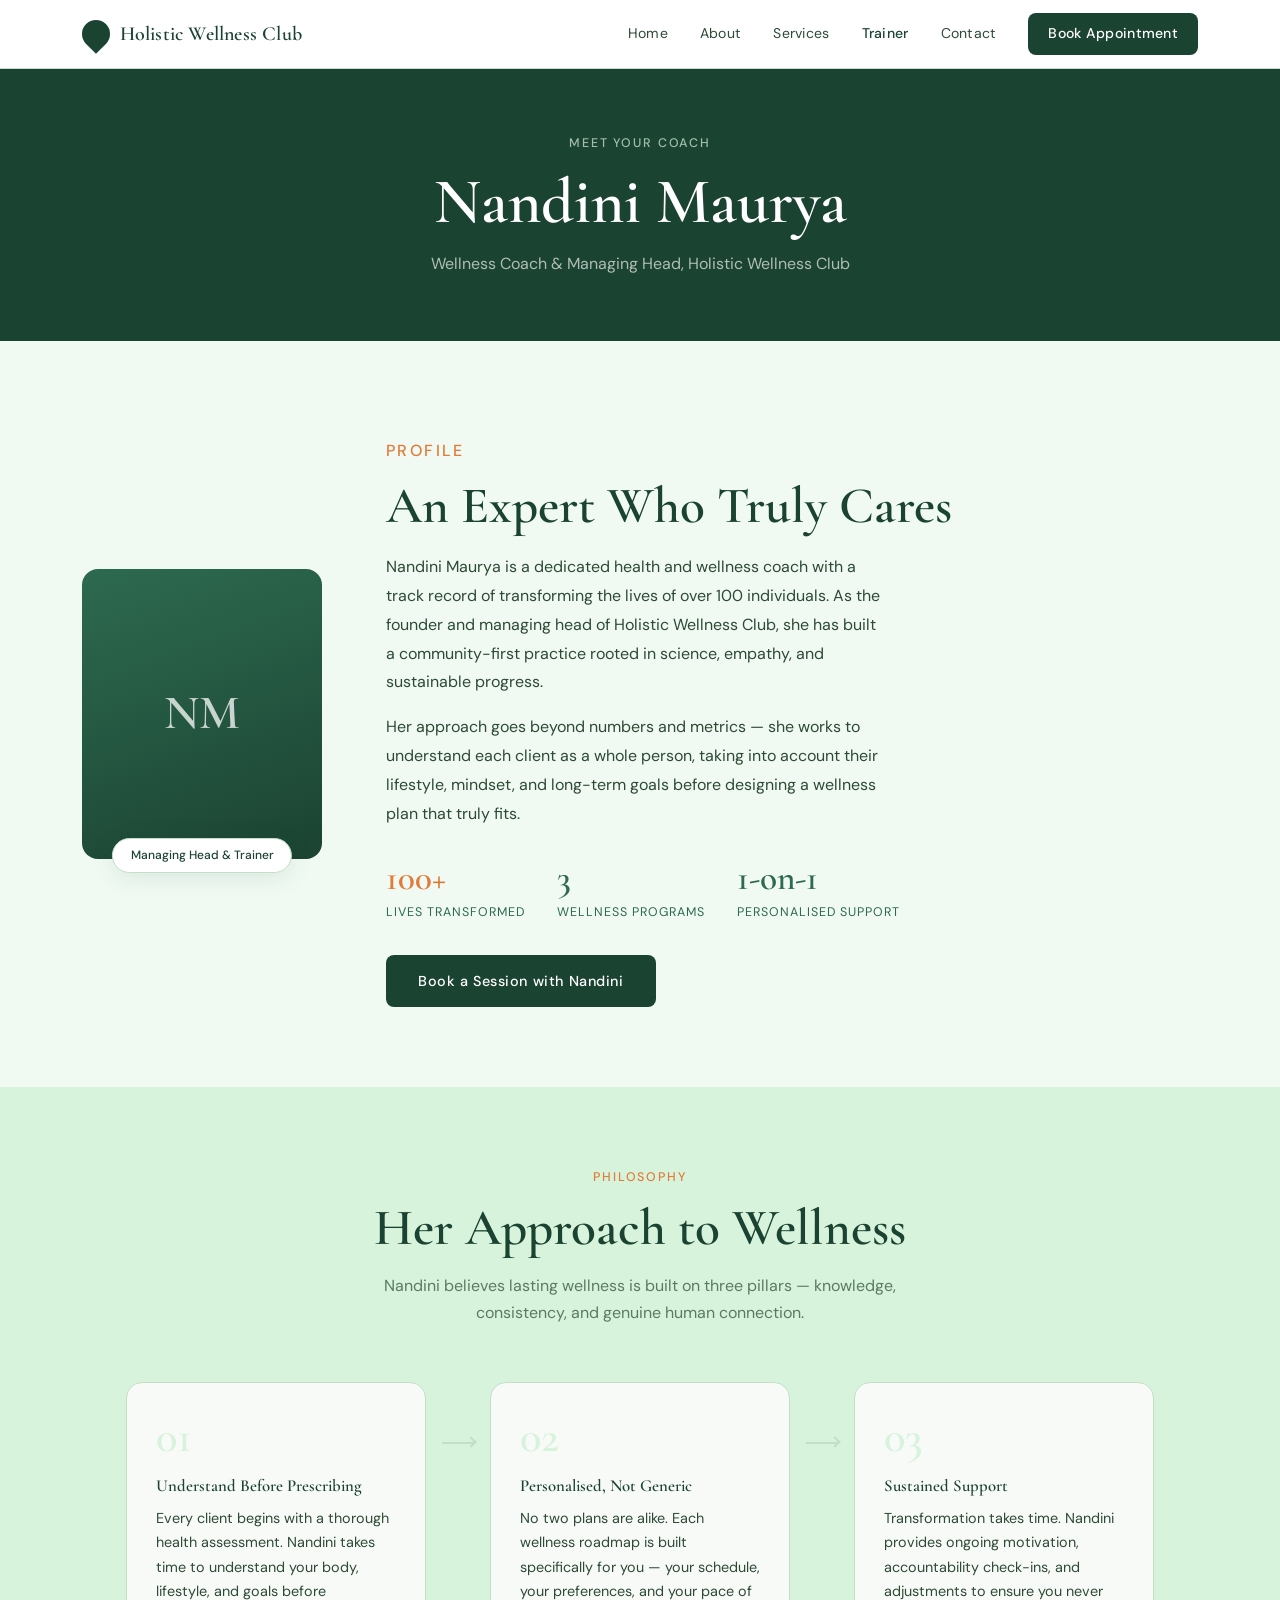
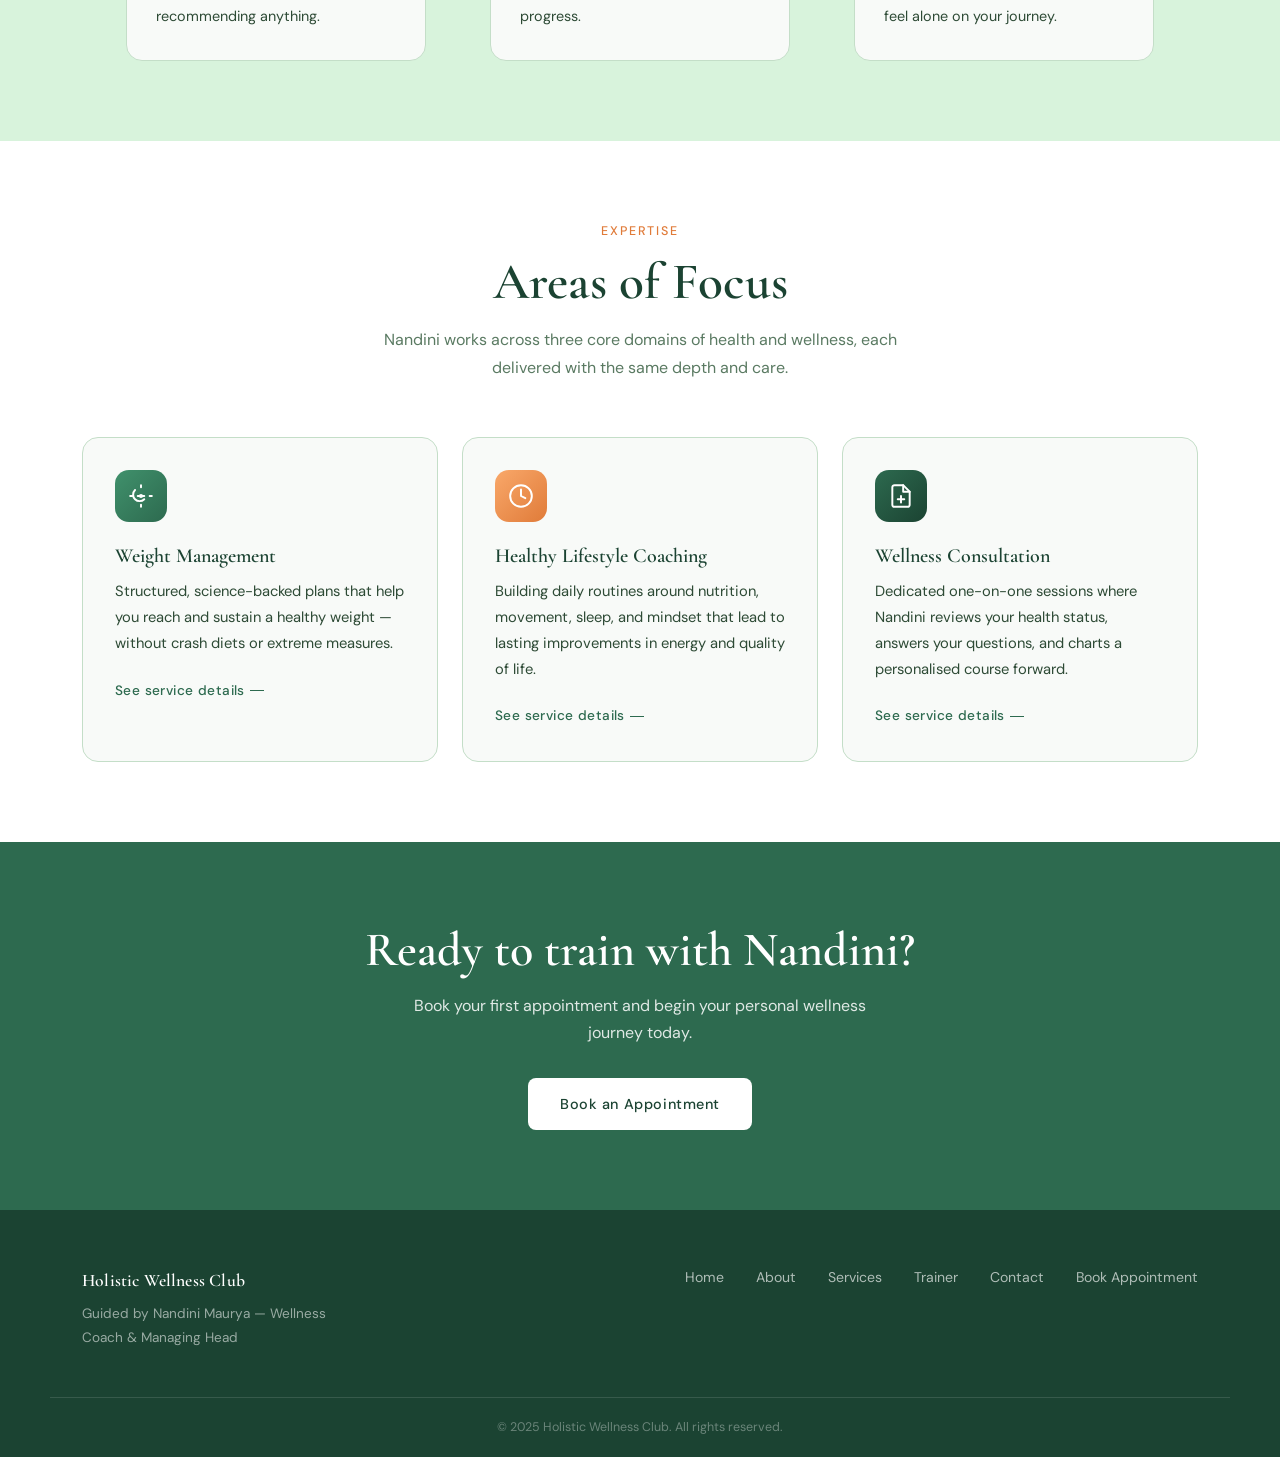
<file: trainer-1.html>
<!DOCTYPE html>
<html lang="en">
<head>
  <meta charset="UTF-8" />
  <meta name="viewport" content="width=device-width, initial-scale=1.0"/>
  <title>Our Trainer — Holistic Wellness Club</title>
  <link rel="stylesheet" href="style.css" />
  <link href="https://fonts.googleapis.com/css2?family=Cormorant+Garamond:ital,wght@0,400;0,600;1,400&family=DM+Sans:wght@300;400;500&display=swap" rel="stylesheet"/>
</head>
<body>

  <!-- ANNOUNCEMENT BAR -->
  <div id="announcement-bar" class="announcement-bar hidden">
    <p id="announcement-text"></p>
    <button class="announcement-close" id="announcement-close" aria-label="Close">&times;</button>
  </div>

  <!-- NAVBAR -->
  <header class="navbar" id="navbar">
    <div class="nav-inner">
      <a href="index.html" class="logo">
        <span class="logo-leaf"></span>
        <span class="logo-text">Holistic Wellness Club</span>
      </a>
      <nav class="nav-links">
        <a href="index.html">Home</a>
        <a href="about.html">About</a>
        <a href="services.html">Services</a>
        <a href="trainer.html" class="active">Trainer</a>
        <a href="contact.html">Contact</a>
        <a href="book.html" class="nav-cta">Book Appointment</a>
      </nav>
      <button class="hamburger" id="hamburger" aria-label="Menu">
        <span></span><span></span><span></span>
      </button>
    </div>
    <div class="mobile-menu" id="mobile-menu">
      <a href="index.html">Home</a>
      <a href="about.html">About</a>
      <a href="services.html">Services</a>
      <a href="trainer.html">Trainer</a>
      <a href="contact.html">Contact</a>
      <a href="book.html" class="nav-cta">Book Appointment</a>
    </div>
  </header>

  <main>

    <!-- PAGE HEADER -->
    <section class="highlight-strip" style="padding: 4rem 2rem;">
      <div class="container" style="text-align:center;">
        <p class="section-eyebrow" style="color: var(--mist); opacity:0.8;">Meet Your Coach</p>
        <h1 style="color: var(--white); font-size: clamp(2.4rem, 5vw, 4rem); margin-top:0.4rem;">Nandini Maurya</h1>
        <p style="color: rgba(255,255,255,0.65); margin-top:0.6rem; font-size:1rem;">Wellness Coach &amp; Managing Head, Holistic Wellness Club</p>
      </div>
    </section>

    <!-- TRAINER PROFILE -->
    <section class="trainer-preview section-pad">
      <div class="container trainer-flex fade-in">
        <div class="trainer-image-wrap">
          <div class="trainer-image-placeholder" style="width:240px; height:290px;">
            <span>NM</span>
          </div>
          <div class="trainer-badge">Managing Head &amp; Trainer</div>
        </div>
        <div class="trainer-text">
          <p class="section-eyebrow">Profile</p>
          <h2 class="section-title">An Expert Who Truly Cares</h2>
          <p>Nandini Maurya is a dedicated health and wellness coach with a track record of transforming the lives of over 100 individuals. As the founder and managing head of Holistic Wellness Club, she has built a community-first practice rooted in science, empathy, and sustainable progress.</p>
          <p style="margin-top:1rem;">Her approach goes beyond numbers and metrics — she works to understand each client as a whole person, taking into account their lifestyle, mindset, and long-term goals before designing a wellness plan that truly fits.</p>
          <div style="display:flex; gap:2rem; margin-top:2rem; flex-wrap:wrap;">
            <div>
              <span style="font-family: var(--font-display); font-size:2.2rem; font-weight:600; color:var(--terracotta); line-height:1;">100+</span>
              <p style="font-size:0.78rem; letter-spacing:0.08em; text-transform:uppercase; color:var(--bark-mid); margin-top:0.2rem;">Lives Transformed</p>
            </div>
            <div>
              <span style="font-family: var(--font-display); font-size:2.2rem; font-weight:600; color:var(--sage-dark); line-height:1;">3</span>
              <p style="font-size:0.78rem; letter-spacing:0.08em; text-transform:uppercase; color:var(--bark-mid); margin-top:0.2rem;">Wellness Programs</p>
            </div>
            <div>
              <span style="font-family: var(--font-display); font-size:2.2rem; font-weight:600; color:var(--bark-mid); line-height:1;">1-on-1</span>
              <p style="font-size:0.78rem; letter-spacing:0.08em; text-transform:uppercase; color:var(--bark-mid); margin-top:0.2rem;">Personalised Support</p>
            </div>
          </div>
          <a href="book.html" class="btn-primary" style="margin-top:2rem; display:inline-block;">Book a Session with Nandini</a>
        </div>
      </div>
    </section>

    <!-- HER APPROACH -->
    <section class="how-it-works section-pad" style="background: var(--cream-dark);">
      <div class="container">
        <div class="section-header">
          <p class="section-eyebrow">Philosophy</p>
          <h2 class="section-title">Her Approach to Wellness</h2>
          <p class="section-sub">Nandini believes lasting wellness is built on three pillars — knowledge, consistency, and genuine human connection.</p>
        </div>
        <div class="steps-grid">
          <div class="step">
            <div class="step-num">01</div>
            <h4>Understand Before Prescribing</h4>
            <p>Every client begins with a thorough health assessment. Nandini takes time to understand your body, lifestyle, and goals before recommending anything.</p>
          </div>
          <div class="step-arrow"></div>
          <div class="step">
            <div class="step-num">02</div>
            <h4>Personalised, Not Generic</h4>
            <p>No two plans are alike. Each wellness roadmap is built specifically for you — your schedule, your preferences, and your pace of progress.</p>
          </div>
          <div class="step-arrow"></div>
          <div class="step">
            <div class="step-num">03</div>
            <h4>Sustained Support</h4>
            <p>Transformation takes time. Nandini provides ongoing motivation, accountability check-ins, and adjustments to ensure you never feel alone on your journey.</p>
          </div>
        </div>
      </div>
    </section>

    <!-- WHAT SHE OFFERS -->
    <section class="services-overview section-pad">
      <div class="container">
        <div class="section-header">
          <p class="section-eyebrow">Expertise</p>
          <h2 class="section-title">Areas of Focus</h2>
          <p class="section-sub">Nandini works across three core domains of health and wellness, each delivered with the same depth and care.</p>
        </div>
        <div class="services-grid">
          <div class="service-card">
            <div class="service-icon-wrap">
              <div class="service-icon s1">
                <svg viewBox="0 0 24 24" fill="none" stroke-width="1.8" stroke-linecap="round" stroke-linejoin="round" xmlns="http://www.w3.org/2000/svg">
                  <path d="M6.5 6.5a6 6 0 1 0 8.49 8.49"/>
                  <path d="M2 12h2M20 12h2M12 2v2M12 20v2"/>
                  <path d="M9 12h6"/>
                  <circle cx="12" cy="12" r="1" fill="currentColor"/>
                </svg>
              </div>
            </div>
            <h3>Weight Management</h3>
            <p>Structured, science-backed plans that help you reach and sustain a healthy weight — without crash diets or extreme measures.</p>
            <a href="services.html" class="card-link">See service details</a>
          </div>
          <div class="service-card">
            <div class="service-icon-wrap">
              <div class="service-icon s2">
                <svg viewBox="0 0 24 24" fill="none" stroke-width="1.8" stroke-linecap="round" stroke-linejoin="round" xmlns="http://www.w3.org/2000/svg">
                  <path d="M12 2C6.48 2 2 6.48 2 12s4.48 10 10 10 10-4.48 10-10S17.52 2 12 2z"/>
                  <path d="M12 6v6l4 2"/>
                </svg>
              </div>
            </div>
            <h3>Healthy Lifestyle Coaching</h3>
            <p>Building daily routines around nutrition, movement, sleep, and mindset that lead to lasting improvements in energy and quality of life.</p>
            <a href="services.html" class="card-link">See service details</a>
          </div>
          <div class="service-card">
            <div class="service-icon-wrap">
              <div class="service-icon s3">
                <svg viewBox="0 0 24 24" fill="none" stroke-width="1.8" stroke-linecap="round" stroke-linejoin="round" xmlns="http://www.w3.org/2000/svg">
                  <path d="M14 2H6a2 2 0 0 0-2 2v16a2 2 0 0 0 2 2h12a2 2 0 0 0 2-2V8z"/>
                  <polyline points="14 2 14 8 20 8"/>
                  <line x1="12" y1="18" x2="12" y2="12"/>
                  <line x1="9" y1="15" x2="15" y2="15"/>
                </svg>
              </div>
            </div>
            <h3>Wellness Consultation</h3>
            <p>Dedicated one-on-one sessions where Nandini reviews your health status, answers your questions, and charts a personalised course forward.</p>
            <a href="services.html" class="card-link">See service details</a>
          </div>
        </div>
      </div>
    </section>

    <!-- CTA BANNER -->
    <section class="cta-banner">
      <div class="container">
        <h2>Ready to train with Nandini?</h2>
        <p>Book your first appointment and begin your personal wellness journey today.</p>
        <a href="book.html" class="btn-primary">Book an Appointment</a>
      </div>
    </section>

  </main>

  <!-- FOOTER -->
  <footer class="footer">
    <div class="container footer-inner">
      <div class="footer-brand">
        <span class="logo-text">Holistic Wellness Club</span>
        <p>Guided by Nandini Maurya — Wellness Coach &amp; Managing Head</p>
      </div>
      <div class="footer-links">
        <a href="index.html">Home</a>
        <a href="about.html">About</a>
        <a href="services.html">Services</a>
        <a href="trainer.html">Trainer</a>
        <a href="contact.html">Contact</a>
        <a href="book.html">Book Appointment</a>
      </div>
    </div>
    <div class="footer-bottom">
      <p>© 2025 Holistic Wellness Club. All rights reserved.</p>
    </div>
  </footer>

  <script src="script.js"></script>
</body>
</html>
</file>
<file: style.css>
/* ============================================================
   HOLISTIC WELLNESS CLUB — style.css
   Forest Green + White + Orange Accent — Earthy Natural Look
   Inspired by: deep greens, clean white, warm orange highlights
   ============================================================ */

/* ---------- CSS VARIABLES ---------- */
:root {
  /* Primary — Deep Forest Green (like the infographic headers/footer) */
  --green-deep:    #1B4332;
  --green-mid:     #2D6A4F;
  --green-light:   #40916C;
  --green-pale:    #D8F3DC;
  --green-tint:    #F0FAF2;

  /* Accent — Warm Orange (like the infographic highlights) */
  --orange:        #E07B39;
  --orange-dark:   #C4611E;
  --orange-light:  #F9A86A;

  /* Neutrals — Clean whites and soft off-whites */
  --white:         #FFFFFF;
  --off-white:     #F8FAF8;
  --surface:       #EEF5EF;
  --border:        #C4DEC8;
  --text-dark:     #0D2618;
  --text-mid:      #2D4A35;
  --text-light:    #5A7A62;
  --mist:          #C4DEC8;

  /* Legacy aliases (used across all existing pages — DO NOT REMOVE) */
  --cream:         #F0FAF2;
  --cream-dark:    #D8F3DC;
  --sage:          #40916C;
  --sage-dark:     #2D6A4F;
  --terracotta:    #E07B39;
  --terracotta-dark: #C4611E;
  --bark:          #1B4332;
  --bark-mid:      #2D6A4F;

  --font-display: 'Cormorant Garamond', Georgia, serif;
  --font-body:    'DM Sans', sans-serif;

  --radius:       8px;
  --radius-lg:    16px;
  --transition:   0.25s ease;
  --shadow:       0 4px 24px rgba(27, 67, 50, 0.10);
  --shadow-lg:    0 8px 40px rgba(27, 67, 50, 0.16);
}

/* ---------- RESET ---------- */
*, *::before, *::after { box-sizing: border-box; margin: 0; padding: 0; }
html { scroll-behavior: smooth; }
body {
  font-family: var(--font-body);
  background: var(--white);
  color: var(--text-dark);
  font-size: 16px;
  line-height: 1.7;
  -webkit-font-smoothing: antialiased;
}
img { max-width: 100%; display: block; }
a { text-decoration: none; color: inherit; }
ul { list-style: none; }

/* ---------- TYPOGRAPHY ---------- */
h1, h2, h3, h4 {
  font-family: var(--font-display);
  font-weight: 600;
  line-height: 1.2;
  color: var(--green-deep);
}
h1 { font-size: clamp(2.8rem, 6vw, 5rem); }
h2 { font-size: clamp(2rem, 4vw, 3.2rem); }
h3 { font-size: clamp(1.2rem, 2.5vw, 1.6rem); }
h4 { font-size: 1.15rem; }
p { color: var(--text-mid); }
em { font-style: italic; color: var(--orange); }

/* ---------- LAYOUT HELPERS ---------- */
.container {
  max-width: 1180px;
  margin: 0 auto;
  padding: 0 2rem;
}
.section-pad { padding: 5rem 0; }
.section-header {
  text-align: center;
  margin-bottom: 3.5rem;
}
.section-eyebrow {
  font-family: var(--font-body);
  font-size: 0.78rem;
  font-weight: 500;
  letter-spacing: 0.15em;
  text-transform: uppercase;
  color: var(--orange);
  margin-bottom: 0.6rem;
}
.section-title { margin-bottom: 0.8rem; }
.section-sub {
  font-size: 1rem;
  color: var(--text-light);
  max-width: 520px;
  margin: 0 auto;
}

/* ---------- BUTTONS ---------- */
.btn-primary {
  display: inline-block;
  background: var(--green-deep);
  color: var(--white);
  font-family: var(--font-body);
  font-size: 0.9rem;
  font-weight: 500;
  letter-spacing: 0.04em;
  padding: 0.85rem 2rem;
  border-radius: var(--radius);
  transition: background var(--transition), transform var(--transition);
  border: none;
  cursor: pointer;
}
.btn-primary:hover {
  background: var(--green-mid);
  transform: translateY(-1px);
}
.btn-ghost {
  display: inline-block;
  background: transparent;
  color: var(--green-deep);
  font-family: var(--font-body);
  font-size: 0.9rem;
  font-weight: 500;
  padding: 0.85rem 2rem;
  border-radius: var(--radius);
  border: 1.5px solid var(--green-deep);
  transition: background var(--transition), color var(--transition);
  cursor: pointer;
}
.btn-ghost:hover {
  background: var(--green-deep);
  color: var(--white);
}

/* ---------- FADE IN ANIMATION ---------- */
.fade-in {
  opacity: 0;
  transform: translateY(18px);
  animation: fadeUp 0.7s ease forwards;
}
.fade-in-delay {
  opacity: 0;
  transform: translateY(18px);
  animation: fadeUp 0.7s ease 0.25s forwards;
}
@keyframes fadeUp {
  to { opacity: 1; transform: translateY(0); }
}

/* ============================================================
   ANNOUNCEMENT BAR
   ============================================================ */
.announcement-bar {
  background: var(--orange);
  color: var(--white);
  text-align: center;
  padding: 0.65rem 3rem;
  font-size: 0.85rem;
  font-weight: 500;
  letter-spacing: 0.02em;
  position: relative;
  z-index: 1000;
}
.announcement-bar p { color: var(--white); margin: 0; }
.announcement-bar.hidden { display: none; }
.announcement-close {
  position: absolute;
  right: 1rem;
  top: 50%;
  transform: translateY(-50%);
  background: none;
  border: none;
  color: var(--white);
  font-size: 1.2rem;
  cursor: pointer;
  line-height: 1;
  padding: 0.2rem 0.4rem;
  opacity: 0.85;
  transition: opacity var(--transition);
}
.announcement-close:hover { opacity: 1; }

/* ============================================================
   NAVBAR
   ============================================================ */
.navbar {
  position: sticky;
  top: 0;
  z-index: 900;
  background: var(--white);
  border-bottom: 1px solid var(--border);
  transition: box-shadow var(--transition);
}
.navbar.scrolled { box-shadow: var(--shadow); }
.nav-inner {
  max-width: 1180px;
  margin: 0 auto;
  padding: 0 2rem;
  height: 68px;
  display: flex;
  align-items: center;
  justify-content: space-between;
}
.logo {
  display: flex;
  align-items: center;
  gap: 0.6rem;
}
.logo-leaf {
  width: 28px;
  height: 28px;
  background: var(--green-deep);
  border-radius: 50% 50% 50% 0;
  transform: rotate(-45deg);
  flex-shrink: 0;
}
.logo-text {
  font-family: var(--font-display);
  font-size: 1.25rem;
  font-weight: 600;
  color: var(--green-deep);
  letter-spacing: 0.01em;
}
.nav-links {
  display: flex;
  align-items: center;
  gap: 2rem;
}
.nav-links a {
  font-size: 0.88rem;
  font-weight: 400;
  color: var(--text-mid);
  transition: color var(--transition);
  letter-spacing: 0.02em;
}
.nav-links a:hover,
.nav-links a.active { color: var(--green-deep); font-weight: 500; }
.nav-links .nav-cta {
  background: var(--green-deep);
  color: var(--white);
  padding: 0.55rem 1.25rem;
  border-radius: var(--radius);
  font-weight: 500;
  transition: background var(--transition);
}
.nav-links .nav-cta:hover { background: var(--green-mid); }

/* Hamburger */
.hamburger {
  display: none;
  flex-direction: column;
  gap: 5px;
  background: none;
  border: none;
  cursor: pointer;
  padding: 4px;
}
.hamburger span {
  display: block;
  width: 24px;
  height: 2px;
  background: var(--green-deep);
  border-radius: 2px;
  transition: var(--transition);
}

/* Mobile menu */
.mobile-menu {
  display: none;
  flex-direction: column;
  background: var(--white);
  border-top: 1px solid var(--border);
  padding: 1rem 2rem 1.5rem;
  gap: 1rem;
}
.mobile-menu a {
  font-size: 0.95rem;
  font-weight: 400;
  color: var(--text-mid);
  padding: 0.3rem 0;
}
.mobile-menu .nav-cta {
  background: var(--green-deep);
  color: var(--white);
  padding: 0.65rem 1.25rem;
  border-radius: var(--radius);
  font-weight: 500;
  text-align: center;
  margin-top: 0.5rem;
}
.mobile-menu.open { display: flex; }

/* ============================================================
   HERO
   ============================================================ */
.hero {
  position: relative;
  min-height: calc(100vh - 68px);
  display: flex;
  align-items: center;
  justify-content: space-between;
  gap: 3rem;
  padding: 5rem 2rem;
  max-width: 100%;
  overflow: hidden;
  background: var(--green-tint);
}

.hero-banner {
  position: absolute;
  inset: 0;
  width: 100%;
  height: 100%;
  z-index: 1;
  pointer-events: none;
}
.hero-banner-img {
  width: 100%;
  height: 100%;
  object-fit: cover;
  object-position: center;
}

/* overlay keeps text readable over any banner image */
.hero-bg {
  position: absolute;
  inset: 0;
  background:
    linear-gradient(135deg, rgba(240,250,242,0.92) 0%, rgba(240,250,242,0.78) 50%, rgba(240,250,242,0.85) 100%);
  z-index: 2;
  pointer-events: none;
}

.hero-content-wrapper {
  position: relative;
  z-index: 3;
  display: flex;
  align-items: center;
  justify-content: space-between;
  gap: 3rem;
  width: 100%;
  max-width: 1180px;
  margin: 0 auto;
}

.hero-content { flex: 1; max-width: 580px; }

.hero-eyebrow {
  font-size: 0.78rem;
  font-weight: 500;
  letter-spacing: 0.18em;
  text-transform: uppercase;
  color: var(--green-light);
  margin-bottom: 1rem;
}
.hero-title { margin-bottom: 1.2rem; color: var(--green-deep); }
.hero-subtitle {
  font-size: 1.05rem;
  line-height: 1.8;
  color: var(--text-mid);
  max-width: 480px;
  margin-bottom: 2rem;
}
.hero-actions { display: flex; gap: 1rem; flex-wrap: wrap; }
.hero-visual { flex-shrink: 0; }

/* Hero card */
.hero-card {
  background: var(--white);
  border: 1px solid var(--border);
  border-radius: var(--radius-lg);
  padding: 2rem 2.2rem;
  width: 280px;
  box-shadow: var(--shadow);
}
.hero-card-line {
  width: 36px;
  height: 3px;
  background: var(--orange);
  border-radius: 2px;
  margin-bottom: 1rem;
}
.hero-card-label {
  font-size: 0.75rem;
  font-weight: 500;
  letter-spacing: 0.12em;
  text-transform: uppercase;
  color: var(--green-light);
  margin-bottom: 1rem;
}
.hero-card-list li {
  font-size: 0.92rem;
  color: var(--text-mid);
  padding: 0.55rem 0;
  border-bottom: 1px solid var(--surface);
  position: relative;
  padding-left: 1rem;
}
.hero-card-list li::before {
  content: '';
  position: absolute;
  left: 0;
  top: 50%;
  transform: translateY(-50%);
  width: 5px;
  height: 5px;
  background: var(--green-light);
  border-radius: 50%;
}
.hero-card-list li:last-child { border-bottom: none; }

/* ============================================================
   HIGHLIGHT STRIP
   ============================================================ */
.highlight-strip {
  background: var(--green-deep);
  padding: 2.5rem 2rem;
}
.strip-inner {
  max-width: 720px;
  margin: 0 auto;
  display: flex;
  align-items: center;
  justify-content: center;
  gap: 2rem;
  flex-wrap: wrap;
}
.strip-item {
  display: flex;
  flex-direction: column;
  align-items: center;
  gap: 0.3rem;
}
.strip-number {
  font-family: var(--font-display);
  font-size: 2.4rem;
  font-weight: 600;
  color: var(--orange);
  line-height: 1;
}
.strip-label {
  font-size: 0.78rem;
  font-weight: 400;
  letter-spacing: 0.08em;
  color: rgba(255,255,255,0.75);
  text-align: center;
}
.strip-divider {
  width: 1px;
  height: 48px;
  background: rgba(255,255,255,0.2);
}

/* ============================================================
   SERVICES OVERVIEW
   ============================================================ */
.services-overview { background: var(--white); }

.services-grid {
  display: grid;
  grid-template-columns: repeat(3, 1fr);
  gap: 1.5rem;
}
.service-card {
  background: var(--off-white);
  border: 1px solid var(--border);
  border-radius: var(--radius-lg);
  padding: 2rem;
  transition: box-shadow var(--transition), transform var(--transition);
}
.service-card:hover {
  box-shadow: var(--shadow-lg);
  transform: translateY(-3px);
}
.service-icon-wrap { margin-bottom: 1.4rem; }

/* SVG icons (index.html) */
.service-icon-svg {
  width: 56px;
  height: 56px;
  transition: transform var(--transition);
  display: block;
}
.service-card:hover .service-icon-svg { transform: scale(1.08); }
.service-icon-svg.s1 { color: var(--green-mid); }
.service-icon-svg.s2 { color: var(--orange); }
.service-icon-svg.s3 { color: var(--green-deep); }

/* Circle dot icons (about.html, services.html, trainer.html) */
.service-icon {
  width: 52px;
  height: 52px;
  border-radius: 14px;
  display: flex;
  align-items: center;
  justify-content: center;
}
.service-icon.s1 { background: linear-gradient(135deg, var(--green-light), var(--green-mid)); }
.service-icon.s2 { background: linear-gradient(135deg, var(--orange-light), var(--orange)); }
.service-icon.s3 { background: linear-gradient(135deg, var(--green-mid), var(--green-deep)); }
.service-icon svg { width: 26px; height: 26px; color: var(--white); stroke: var(--white); }
.service-card h3 { margin-bottom: 0.7rem; font-size: 1.25rem; }
.service-card p { font-size: 0.92rem; line-height: 1.75; margin-bottom: 1.2rem; }

.card-link {
  font-size: 0.85rem;
  font-weight: 500;
  color: var(--green-mid);
  letter-spacing: 0.03em;
  transition: color var(--transition);
  display: inline-flex;
  align-items: center;
  gap: 0.3rem;
}
.card-link:hover { color: var(--green-deep); }
.card-link::after {
  content: '';
  display: inline-block;
  width: 14px;
  height: 1px;
  background: currentColor;
  transition: width var(--transition);
}
.card-link:hover::after { width: 20px; }

/* ============================================================
   TRAINER PREVIEW
   ============================================================ */
.trainer-preview { background: var(--green-tint); }
.trainer-flex {
  display: flex;
  align-items: center;
  gap: 4rem;
  flex-wrap: wrap;
}
.trainer-image-wrap { position: relative; flex-shrink: 0; }
.trainer-image-placeholder {
  width: 220px;
  height: 260px;
  background: linear-gradient(160deg, var(--green-mid), var(--green-deep));
  border-radius: var(--radius-lg);
  display: flex;
  align-items: center;
  justify-content: center;
}
.trainer-image-placeholder span {
  font-family: var(--font-display);
  font-size: 3rem;
  font-weight: 600;
  color: var(--white);
  opacity: 0.75;
}
.trainer-badge {
  position: absolute;
  bottom: -14px;
  left: 50%;
  transform: translateX(-50%);
  background: var(--white);
  border: 1px solid var(--border);
  border-radius: 40px;
  padding: 0.4rem 1.1rem;
  font-size: 0.75rem;
  font-weight: 500;
  color: var(--green-deep);
  white-space: nowrap;
  box-shadow: var(--shadow);
}
.trainer-text { flex: 1; min-width: 280px; }
.trainer-text p {
  font-size: 1rem;
  line-height: 1.8;
  margin-top: 1rem;
  max-width: 500px;
}

/* ============================================================
   HOW IT WORKS
   ============================================================ */
.how-it-works { background: var(--white); }
.steps-grid {
  display: flex;
  align-items: flex-start;
  justify-content: center;
  gap: 1rem;
  flex-wrap: wrap;
}
.step {
  flex: 1;
  min-width: 220px;
  max-width: 300px;
  background: var(--off-white);
  border: 1px solid var(--border);
  border-radius: var(--radius-lg);
  padding: 2rem 1.8rem;
}
.step-num {
  font-family: var(--font-display);
  font-size: 2.8rem;
  font-weight: 600;
  color: var(--green-pale);
  line-height: 1;
  margin-bottom: 1rem;
}
.step h4 { font-size: 1.05rem; margin-bottom: 0.6rem; }
.step p { font-size: 0.9rem; line-height: 1.7; }
.step-arrow {
  width: 32px;
  height: 2px;
  background: var(--border);
  margin-top: 60px;
  flex-shrink: 0;
  position: relative;
}
.step-arrow::after {
  content: '';
  position: absolute;
  right: -1px;
  top: -4px;
  width: 8px;
  height: 8px;
  border-right: 2px solid var(--border);
  border-top: 2px solid var(--border);
  transform: rotate(45deg);
}

/* ============================================================
   CTA BANNER
   ============================================================ */
.cta-banner {
  background: var(--green-mid);
  padding: 5rem 2rem;
  text-align: center;
}
.cta-banner h2 {
  color: var(--white);
  font-size: clamp(1.8rem, 4vw, 3rem);
  margin-bottom: 0.8rem;
}
.cta-banner p {
  color: rgba(255,255,255,0.85);
  font-size: 1rem;
  margin-bottom: 2rem;
  max-width: 480px;
  margin-left: auto;
  margin-right: auto;
}
.cta-banner .btn-primary {
  background: var(--white);
  color: var(--green-deep);
}
.cta-banner .btn-primary:hover {
  background: var(--green-pale);
  color: var(--green-deep);
}

/* ============================================================
   FOOTER
   ============================================================ */
.footer {
  background: var(--green-deep);
  padding: 3.5rem 2rem 0;
}
.footer-inner {
  display: flex;
  justify-content: space-between;
  align-items: flex-start;
  gap: 2rem;
  flex-wrap: wrap;
  padding-bottom: 3rem;
  border-bottom: 1px solid rgba(255,255,255,0.12);
}
.footer-brand .logo-text { color: var(--white); font-size: 1.1rem; }
.footer-brand p {
  font-size: 0.85rem;
  color: rgba(255,255,255,0.55);
  margin-top: 0.4rem;
  max-width: 260px;
}
.footer-links { display: flex; flex-wrap: wrap; gap: 1rem 2rem; }
.footer-links a {
  font-size: 0.88rem;
  color: rgba(255,255,255,0.65);
  transition: color var(--transition);
}
.footer-links a:hover { color: var(--white); }
.footer-bottom { padding: 1.2rem 0; text-align: center; }
.footer-bottom p { font-size: 0.78rem; color: rgba(255,255,255,0.35); }

/* ============================================================
   ABOUT PAGE
   ============================================================ */
.page-hero {
  background: var(--green-tint);
  padding: 4rem 2rem;
  text-align: center;
  border-bottom: 1px solid var(--border);
}
.page-hero h1 { color: var(--green-deep); }
.page-hero p { color: var(--text-light); max-width: 560px; margin: 0.8rem auto 0; }

.about-intro { background: var(--white); }
.about-flex { display: flex; gap: 4rem; align-items: center; flex-wrap: wrap; }
.about-text { flex: 1; min-width: 280px; }
.about-text p { margin-bottom: 1rem; }
.about-visual { flex-shrink: 0; }

.value-card {
  background: var(--off-white);
  border: 1px solid var(--border);
  border-radius: var(--radius-lg);
  padding: 1.8rem;
}
.value-card h4 { color: var(--green-deep); margin-bottom: 0.5rem; }
.value-card p { font-size: 0.92rem; }

.values-grid {
  display: grid;
  grid-template-columns: repeat(3, 1fr);
  gap: 1.5rem;
}

.diff-section { background: var(--green-tint); }
.diff-grid {
  display: grid;
  grid-template-columns: repeat(2, 1fr);
  gap: 1.5rem;
}
.diff-item {
  background: var(--white);
  border: 1px solid var(--border);
  border-radius: var(--radius-lg);
  padding: 1.8rem;
}
.diff-num {
  font-family: var(--font-display);
  font-size: 2rem;
  font-weight: 600;
  color: var(--orange);
  margin-bottom: 0.5rem;
}
.diff-item h4 { color: var(--green-deep); margin-bottom: 0.4rem; }

/* ============================================================
   SERVICES PAGE
   ============================================================ */
.services-page { background: var(--white); }

.service-detail {
  display: flex;
  gap: 4rem;
  align-items: center;
  flex-wrap: wrap;
  padding: 4rem 0;
  border-bottom: 1px solid var(--border);
}
.service-detail:last-child { border-bottom: none; }
.service-detail.reverse { flex-direction: row-reverse; }

.service-detail-text { flex: 1; min-width: 280px; }
.service-detail-text h2 { margin-bottom: 1rem; }
.service-detail-text p { margin-bottom: 1rem; }
.service-detail-text ul { margin: 1rem 0 1.5rem; }
.service-detail-text ul li {
  font-size: 0.92rem;
  color: var(--text-mid);
  padding: 0.35rem 0;
  padding-left: 1.2rem;
  position: relative;
}
.service-detail-text ul li::before {
  content: '';
  position: absolute;
  left: 0;
  top: 50%;
  transform: translateY(-50%);
  width: 6px;
  height: 6px;
  background: var(--green-light);
  border-radius: 50%;
}

.service-visual {
  flex-shrink: 0;
  width: 280px;
  height: 280px;
  border-radius: var(--radius-lg);
  display: flex;
  align-items: center;
  justify-content: center;
}
.service-visual.sv1 { background: linear-gradient(135deg, var(--green-pale), var(--green-tint)); }
.service-visual.sv2 { background: linear-gradient(135deg, #FDE8D8, #FFF4EE); }
.service-visual.sv3 { background: linear-gradient(135deg, var(--green-tint), var(--green-pale)); }

.monthly-plan {
  background: var(--green-deep);
  border-radius: var(--radius-lg);
  padding: 3rem;
  color: var(--white);
  margin-top: 3rem;
}
.monthly-plan h3 { color: var(--white); margin-bottom: 1rem; }
.monthly-plan p { color: rgba(255,255,255,0.8); margin-bottom: 1.5rem; }
.plan-features {
  display: grid;
  grid-template-columns: repeat(2, 1fr);
  gap: 1rem;
  margin-bottom: 2rem;
}
.plan-feature {
  display: flex;
  align-items: flex-start;
  gap: 0.75rem;
}
.plan-feature-dot {
  width: 8px;
  height: 8px;
  background: var(--orange);
  border-radius: 50%;
  margin-top: 0.45rem;
  flex-shrink: 0;
}
.plan-feature span { font-size: 0.92rem; color: rgba(255,255,255,0.85); }

/* ============================================================
   TRAINER PAGE
   ============================================================ */
.trainer-page { background: var(--white); }
.trainer-profile-hero {
  background: var(--green-tint);
  padding: 5rem 2rem;
}
.trainer-profile-inner {
  max-width: 1180px;
  margin: 0 auto;
  display: flex;
  gap: 4rem;
  align-items: center;
  flex-wrap: wrap;
}
.trainer-photo-block { flex-shrink: 0; position: relative; }
.trainer-photo-large {
  width: 280px;
  height: 340px;
  background: linear-gradient(160deg, var(--green-mid), var(--green-deep));
  border-radius: var(--radius-lg);
  display: flex;
  align-items: center;
  justify-content: center;
}
.trainer-photo-large span {
  font-family: var(--font-display);
  font-size: 5rem;
  font-weight: 600;
  color: rgba(255,255,255,0.6);
}
.trainer-profile-text { flex: 1; min-width: 280px; }
.trainer-profile-text h1 { margin-bottom: 0.4rem; }
.trainer-role-tag {
  display: inline-block;
  background: var(--green-pale);
  color: var(--green-deep);
  font-size: 0.8rem;
  font-weight: 500;
  padding: 0.3rem 0.9rem;
  border-radius: 40px;
  margin-bottom: 1.2rem;
}
.trainer-profile-text p { margin-bottom: 1rem; }

.trainer-stats {
  display: flex;
  gap: 2rem;
  margin-top: 2rem;
  flex-wrap: wrap;
}
.t-stat { text-align: center; }
.t-stat-num {
  font-family: var(--font-display);
  font-size: 2rem;
  font-weight: 600;
  color: var(--orange);
  display: block;
}
.t-stat-label {
  font-size: 0.78rem;
  color: var(--text-light);
  letter-spacing: 0.06em;
}

.trainer-about { background: var(--white); }
.trainer-expertise { background: var(--green-tint); }
.expertise-grid {
  display: grid;
  grid-template-columns: repeat(3, 1fr);
  gap: 1.5rem;
}
.expertise-card {
  background: var(--white);
  border: 1px solid var(--border);
  border-radius: var(--radius-lg);
  padding: 1.8rem;
}
.expertise-card h4 { color: var(--green-deep); margin-bottom: 0.5rem; }
.expertise-card p { font-size: 0.92rem; }

/* ============================================================
   CONTACT PAGE
   ============================================================ */
.contact-page { background: var(--white); }
.contact-grid {
  display: grid;
  grid-template-columns: 1fr 1.4fr;
  gap: 4rem;
  align-items: flex-start;
}
.contact-info h2 { margin-bottom: 1rem; }
.contact-info p { margin-bottom: 2rem; }
.contact-item {
  display: flex;
  gap: 1rem;
  align-items: flex-start;
  margin-bottom: 1.5rem;
}
.contact-icon {
  width: 44px;
  height: 44px;
  background: var(--green-pale);
  border-radius: var(--radius);
  display: flex;
  align-items: center;
  justify-content: center;
  flex-shrink: 0;
}
.contact-icon svg { width: 20px; height: 20px; color: var(--green-deep); }
.contact-item-text strong {
  display: block;
  font-size: 0.85rem;
  font-weight: 500;
  color: var(--green-deep);
  margin-bottom: 0.2rem;
}
.contact-item-text span { font-size: 0.92rem; color: var(--text-mid); }

.contact-form-wrap {
  background: var(--off-white);
  border: 1px solid var(--border);
  border-radius: var(--radius-lg);
  padding: 2.5rem;
}
.contact-form-wrap h3 { margin-bottom: 1.5rem; }
.form-group { margin-bottom: 1.2rem; }
.form-group label {
  display: block;
  font-size: 0.82rem;
  font-weight: 500;
  color: var(--green-deep);
  margin-bottom: 0.4rem;
  letter-spacing: 0.03em;
}
.form-group input,
.form-group textarea,
.form-group select {
  width: 100%;
  padding: 0.75rem 1rem;
  border: 1px solid var(--border);
  border-radius: var(--radius);
  background: var(--white);
  font-family: var(--font-body);
  font-size: 0.92rem;
  color: var(--text-dark);
  transition: border-color var(--transition), box-shadow var(--transition);
  outline: none;
}
.form-group input:focus,
.form-group textarea:focus,
.form-group select:focus {
  border-color: var(--green-light);
  box-shadow: 0 0 0 3px rgba(64,145,108,0.12);
}
.form-group textarea { resize: vertical; min-height: 120px; }

/* ============================================================
   BOOK PAGE
   ============================================================ */
.book-page { background: var(--white); }
.book-intro {
  background: var(--green-tint);
  padding: 4rem 2rem;
  text-align: center;
  border-bottom: 1px solid var(--border);
}
.book-intro h1 { margin-bottom: 0.8rem; }
.book-intro p { color: var(--text-light); max-width: 540px; margin: 0 auto; }

.book-steps {
  display: flex;
  gap: 1.5rem;
  justify-content: center;
  margin: 3rem auto;
  flex-wrap: wrap;
  max-width: 900px;
}
.book-step {
  display: flex;
  align-items: center;
  gap: 0.75rem;
}
.book-step-num {
  width: 32px;
  height: 32px;
  background: var(--green-deep);
  color: var(--white);
  border-radius: 50%;
  display: flex;
  align-items: center;
  justify-content: center;
  font-size: 0.82rem;
  font-weight: 600;
  flex-shrink: 0;
}
.book-step span { font-size: 0.88rem; color: var(--text-mid); }

.form-embed-wrap {
  max-width: 900px;
  margin: 0 auto;
  background: var(--off-white);
  border: 1px solid var(--border);
  border-radius: var(--radius-lg);
  overflow: hidden;
  padding: 1rem;
}
.form-embed-wrap iframe {
  width: 100%;
  min-height: 900px;
  border: none;
  display: block;
}

/* ============================================================
   RESPONSIVE
   ============================================================ */
@media (max-width: 900px) {
  .hero {
    flex-direction: column;
    align-items: flex-start;
    min-height: auto;
    padding: 3rem 2rem;
  }
  .hero-content-wrapper { flex-direction: column; align-items: flex-start; }
  .hero-visual { width: 100%; display: flex; justify-content: center; }
  .hero-card { width: 100%; max-width: 360px; }
  .services-grid { grid-template-columns: 1fr 1fr; }
  .trainer-flex { flex-direction: column; }
  .trainer-image-wrap { margin: 0 auto; }
  .steps-grid { flex-direction: column; align-items: center; }
  .step-arrow { width: 2px; height: 28px; margin: 0; }
  .step-arrow::after {
    right: -4px; top: auto; bottom: -1px; transform: rotate(135deg);
  }
  .nav-links { display: none; }
  .hamburger { display: flex; }
  .values-grid { grid-template-columns: 1fr 1fr; }
  .diff-grid { grid-template-columns: 1fr; }
  .contact-grid { grid-template-columns: 1fr; }
  .service-detail { flex-direction: column; }
  .service-detail.reverse { flex-direction: column; }
  .service-visual { width: 100%; height: 200px; }
  .expertise-grid { grid-template-columns: 1fr 1fr; }
  .trainer-profile-inner { flex-direction: column; align-items: flex-start; }
  .plan-features { grid-template-columns: 1fr; }
}

@media (max-width: 600px) {
  .services-grid { grid-template-columns: 1fr; }
  .values-grid { grid-template-columns: 1fr; }
  .expertise-grid { grid-template-columns: 1fr; }
  .strip-inner { gap: 1.5rem; }
  .strip-divider { display: none; }
  .footer-inner { flex-direction: column; }
  .hero-actions { flex-direction: column; }
  .btn-primary, .btn-ghost { width: 100%; text-align: center; }
  .hero { padding: 2rem 1.5rem; }
  .hero-content-wrapper { gap: 1.5rem; }
  .trainer-stats { gap: 1.5rem; }
}
</file>
